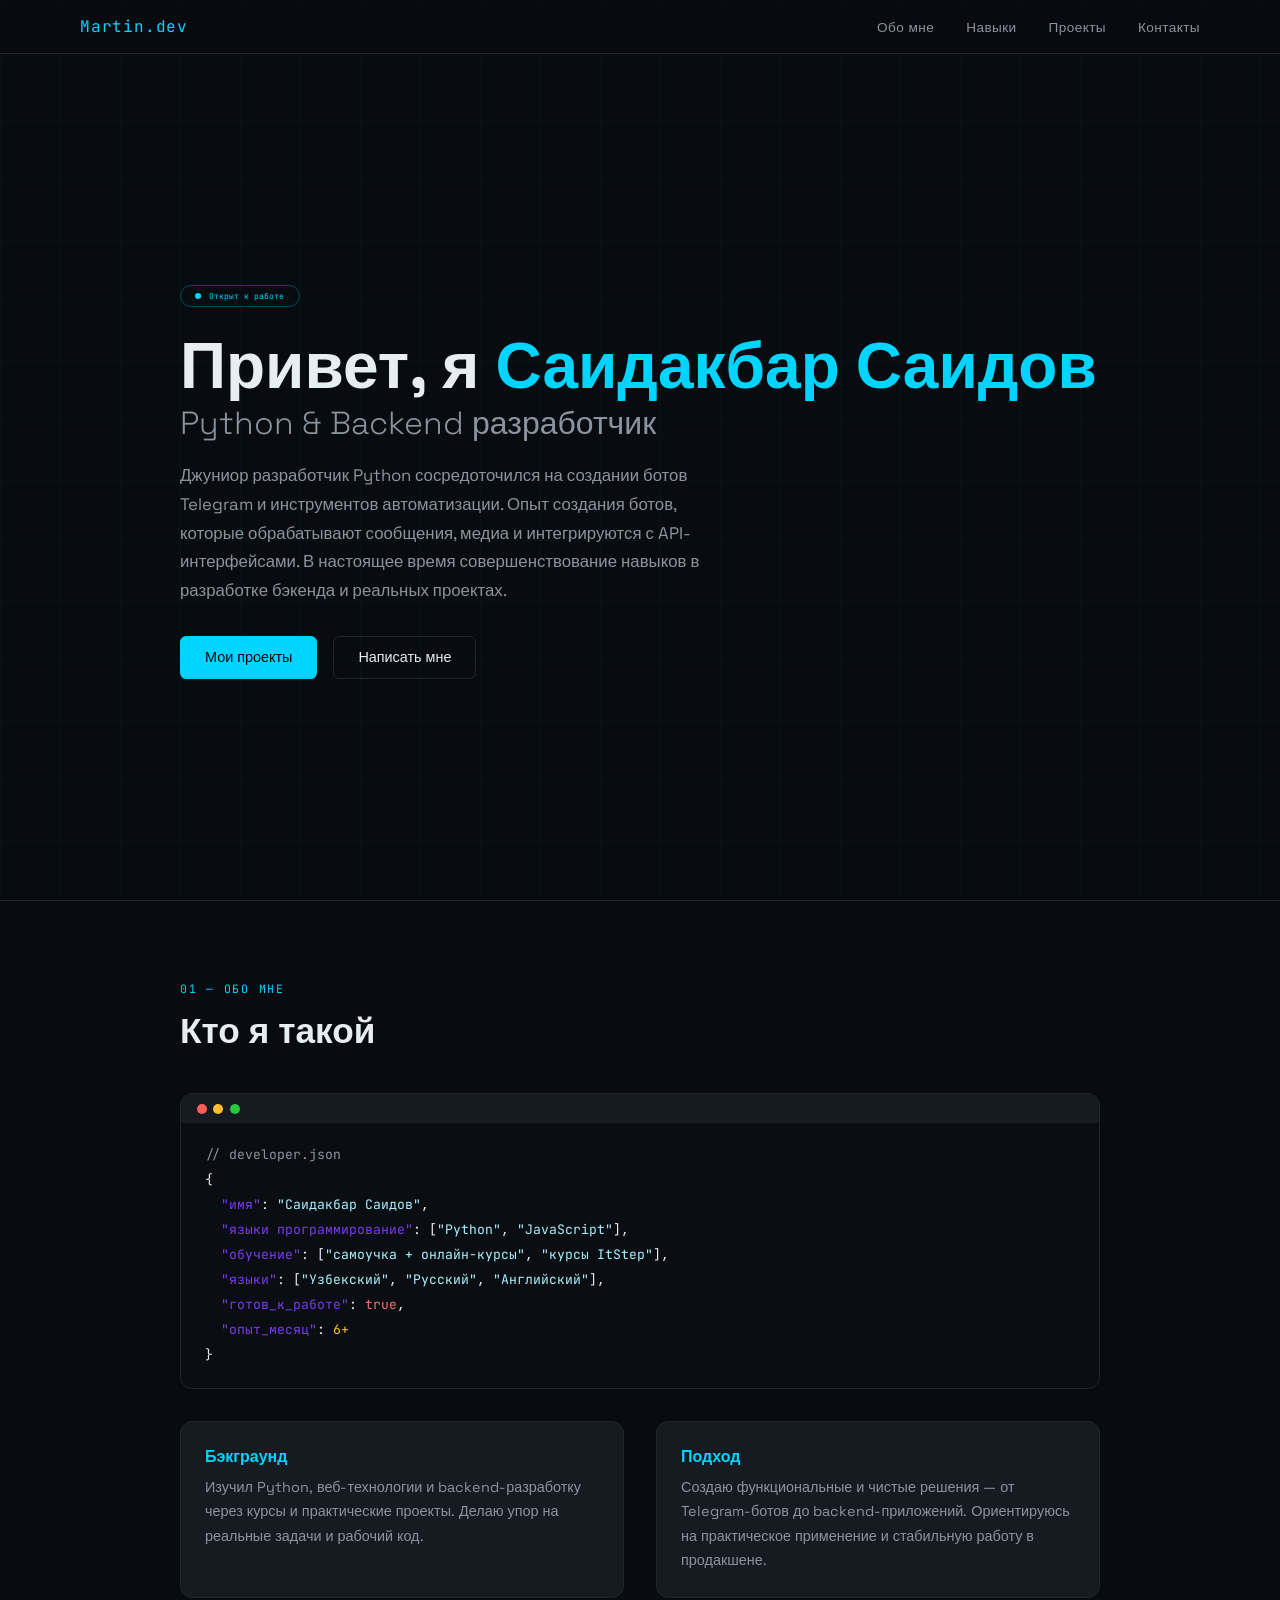
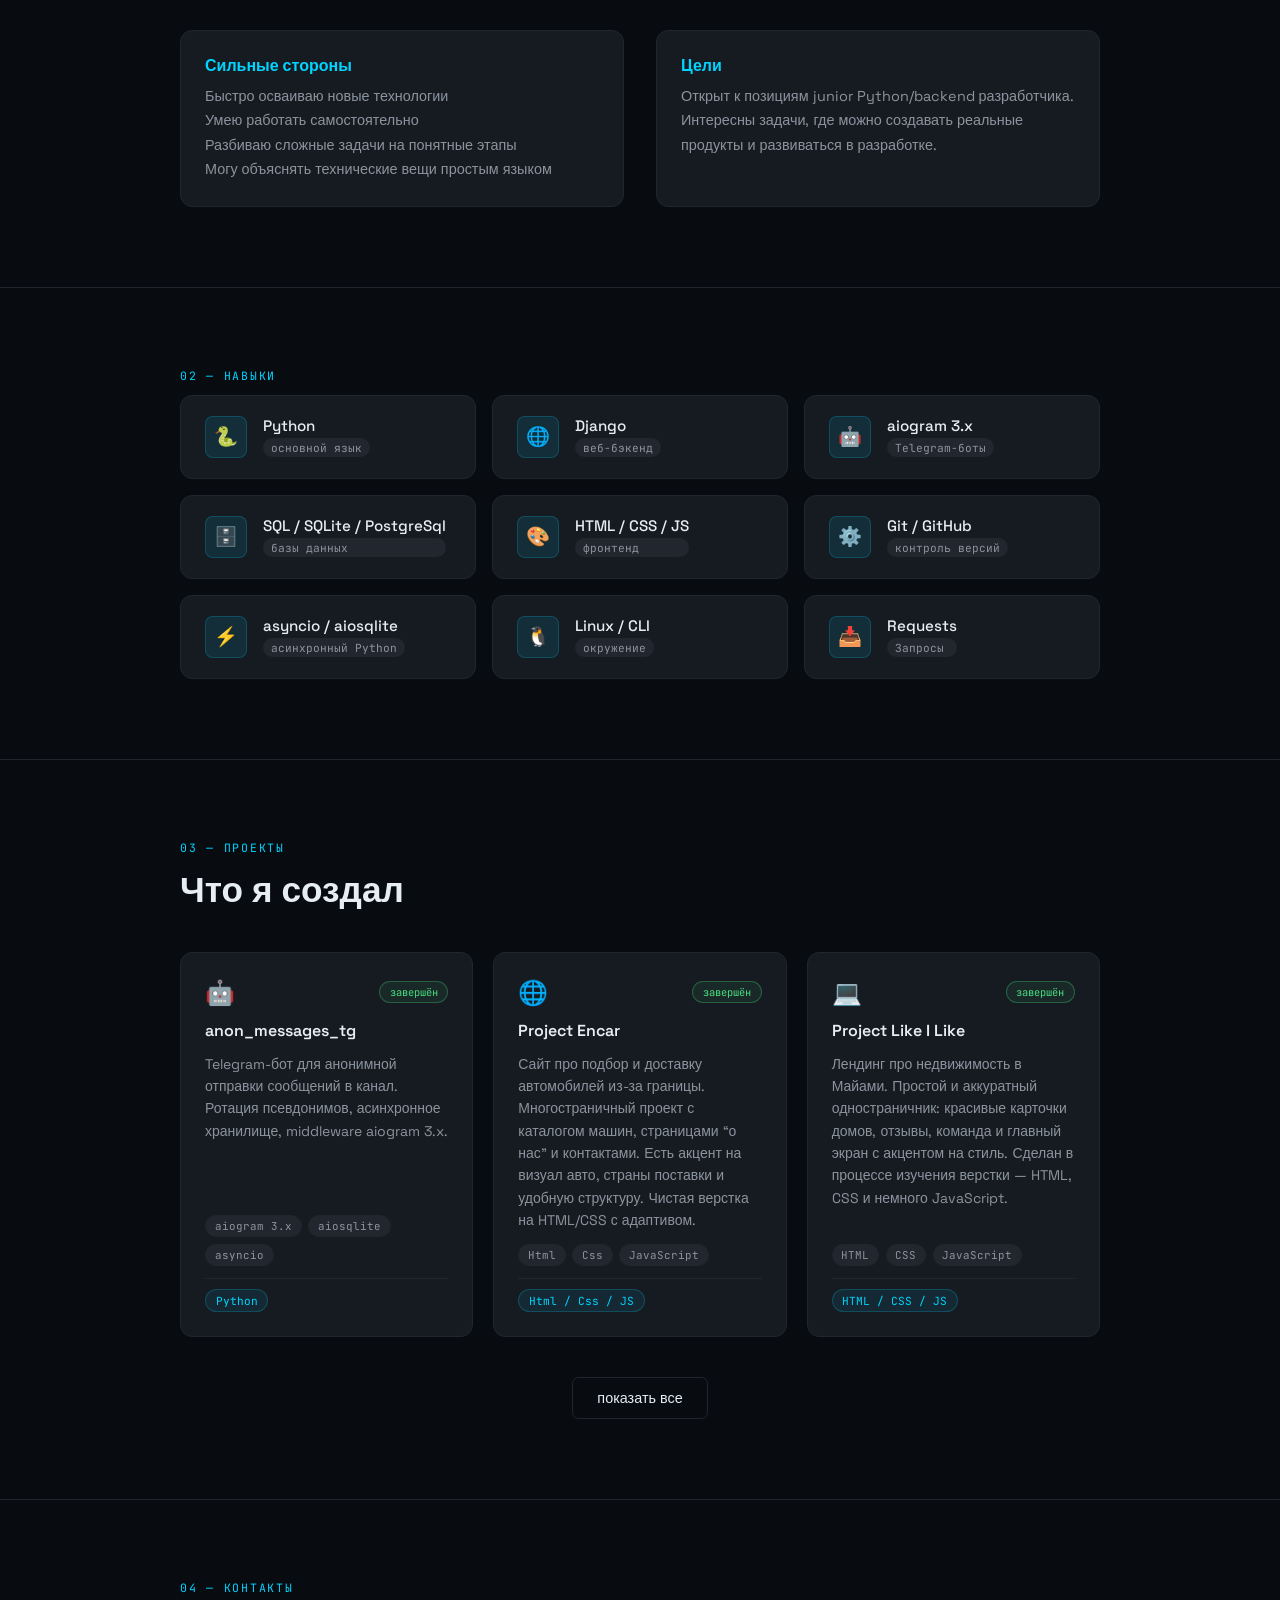
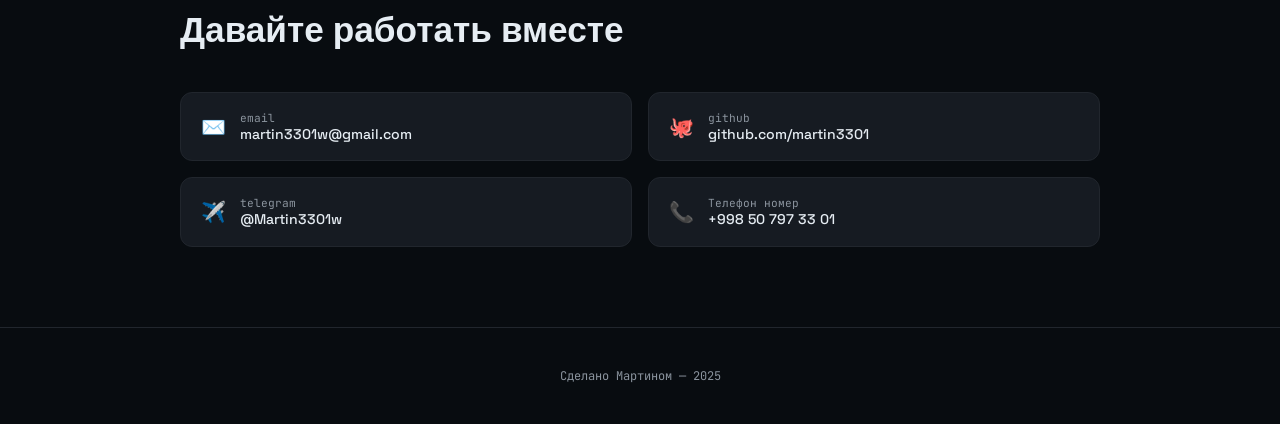
<file: index.html>
<!DOCTYPE html>
<html lang="ru">

<head>
	<meta charset="UTF-8" />
	<meta name="viewport" content="width=device-width, initial-scale=1.0" />
	<title>Martin — Портфолио разработчика</title>
	<link rel="apple-touch-icon" sizes="180x180" href="./icon/apple-touch-icon.png">
	<link rel="icon" type="image/png" sizes="32x32" href="./icon/favicon-32x32.png">
	<link rel="icon" type="image/png" sizes="16x16" href="./icon/favicon-16x16.png">
	<link rel="manifest" href="./icon/site.webmanifest">
	<link
		href="https://fonts.googleapis.com/css2?family=Space+Grotesk:wght@300;400;500;600;700&family=JetBrains+Mono:wght@400;500&display=swap"
		rel="stylesheet" />
	<link rel="stylesheet" href="style.css">
</head>

<body>

	<nav>
		<div class="nav_header">

			<a href="index.html"><span class="nav-logo">Martin.dev</span></a>
			<ul class="nav-links">
				<li><a href="#about">Обо мне</a></li>
				<li><a href="#skills">Навыки</a></li>
				<li><a href="#projects">Проекты</a></li>
				<li><a href="#contact">Контакты</a></li>
			</ul>
			<button class="burger" id="burger" aria-label="Меню">
				<span></span>
				<span></span>
				<span></span>
			</button>
		</div>
	</nav>

	<div class="mobile-menu" id="mobileMenu">
		<ul>
			<li><a href="#about" class="mobile-link">Обо мне</a></li>
			<li><a href="#skills" class="mobile-link">Навыки</a></li>
			<li><a href="#projects" class="mobile-link">Проекты</a></li>
			<li><a href="#contact" class="mobile-link">Контакты</a></li>
		</ul>
	</div>

	<div class="hero">
		<div class="hero-tag">Открыт к работе</div>
		<h1>
			Привет, я <span class="name">Саидакбар Саидов</span>
			<span class="role">Python & Backend разработчик</span>
		</h1>
		<p class="hero-desc">
			Джуниор разработчик Python сосредоточился на создании ботов Telegram и инструментов автоматизации.
			Опыт создания ботов, которые обрабатывают сообщения, медиа и интегрируются с API-интерфейсами.
			В настоящее время совершенствование навыков в разработке бэкенда и реальных проектах.
		</p>
		<div class="hero-btns">
			<a href="#projects" class="btn btn-primary">Мои проекты</a>
			<a href="#contact" class="btn btn-outline">Написать мне</a>
		</div>
	</div>

	<hr class="divider" />

	<div class="section" id="about">
		<div class="section-label">01 — обо мне</div>
		<div class="section-title">Кто я такой</div>
		<div class="terminal">
			<div class="terminal-bar">
				<div class="dot d1"></div>
				<div class="dot d2"></div>
				<div class="dot d3"></div>
			</div>
			<div class="terminal-body">
				<span class="t-comment">// developer.json</span><br />
				{<br />
				&nbsp;&nbsp;<span class="t-key">"имя"</span>: <span class="t-str">"Саидакбар Саидов"</span>,<br />
				&nbsp;&nbsp;<span class="t-key">"языки программирование"</span>: [<span class="t-str">"Python"</span>,
				<span class="t-str">"JavaScript"</span>],<br />
				&nbsp;&nbsp;<span class="t-key">"обучение"</span>: [<span class="t-str">"самоучка +
					онлайн-курсы"</span>, <span class="t-str">"курсы ItStep"</span>],<br />
				&nbsp;&nbsp;<span class="t-key">"языки"</span>: [<span class="t-str">"Узбекский"</span>, <span
					class="t-str">"Русский"</span>, <span class="t-str">"Английский"</span>],<br />
				&nbsp;&nbsp;<span class="t-key">"готов_к_работе"</span>: <span class="t-bool">true</span>,<br />
				&nbsp;&nbsp;<span class="t-key">"опыт_месяц"</span>: <span class="t-num">6+</span><br />
				}
			</div>
		</div>
		<div class="about-grid">
			<div class="about-card">
				<h3>Бэкграунд</h3>
				<p>Изучил Python, веб-технологии и backend-разработку через курсы и практические проекты. Делаю упор на
					реальные
					задачи и рабочий код.</p>
			</div>
			<div class="about-card">
				<h3>Подход</h3>
				<p>Создаю функциональные и чистые решения — от Telegram-ботов до backend-приложений.
					Ориентируюсь на практическое применение и стабильную работу в продакшене.</p>
			</div>
			<div class="about-card">
				<h3>Сильные стороны</h3>
				<p>Быстро осваиваю новые технологии </br>
					Умею работать самостоятельно </br>
					Разбиваю сложные задачи на понятные этапы</br>
					Могу объяснять технические вещи простым языком </p>
			</div>
			<div class="about-card">
				<h3>Цели</h3>
				<p>Открыт к позициям junior Python/backend разработчика.
					Интересны задачи, где можно создавать реальные продукты и развиваться в разработке.</p>
			</div>
		</div>
	</div>

	<hr class="divider" />

	<div class="section" id="skills">
		<div class="section-label">02 — навыки</div>
		<div class="skills-grid">
			<div class="skill-card">
				<div class="skill-icon">🐍</div>
				<div class="skill-info">
					<div class="skill-name">Python</div>
					<div class="skill-tag">основной язык</div>
				</div>
			</div>
			<div class="skill-card">
				<div class="skill-icon">🌐</div>
				<div class="skill-info">
					<div class="skill-name">Django</div>
					<div class="skill-tag">веб-бэкенд</div>
				</div>
			</div>
			<div class="skill-card">
				<div class="skill-icon">🤖</div>
				<div class="skill-info">
					<div class="skill-name">aiogram 3.x</div>
					<div class="skill-tag">Telegram-боты</div>
				</div>
			</div>
			<div class="skill-card">
				<div class="skill-icon">🗄️</div>
				<div class="skill-info">
					<div class="skill-name">SQL / SQLite / PostgreSql</div>
					<div class="skill-tag">базы данных</div>
				</div>
			</div>
			<div class="skill-card">
				<div class="skill-icon">🎨</div>
				<div class="skill-info">
					<div class="skill-name">HTML / CSS / JS</div>
					<div class="skill-tag">фронтенд</div>
				</div>
			</div>
			<div class="skill-card">
				<div class="skill-icon">⚙️</div>
				<div class="skill-info">
					<div class="skill-name">Git / GitHub</div>
					<div class="skill-tag">контроль версий</div>
				</div>
			</div>
			<div class="skill-card">
				<div class="skill-icon">⚡</div>
				<div class="skill-info">
					<div class="skill-name">asyncio / aiosqlite</div>
					<div class="skill-tag">асинхронный Python</div>
				</div>
			</div>
			<div class="skill-card">
				<div class="skill-icon">🐧</div>
				<div class="skill-info">
					<div class="skill-name">Linux / CLI</div>
					<div class="skill-tag">окружение</div>
				</div>
			</div>
			<div class="skill-card">
				<div class="skill-icon">📥</div>
				<div class="skill-info">
					<div class="skill-name">Requests</div>
					<div class="skill-tag">Запросы</div>
				</div>
			</div>
		</div>
	</div>

	<hr class="divider" />

	<div class="section" id="projects">
		<div class="section-label">03 — проекты</div>
		<div class="section-title">Что я создал</div>
		<div class="projects-grid">
			<a href="subprojects/pr_anon_messages.html" class="project-card" data-tags="python telegram">
				<div class="project-header">
					<span class="project-icon">🤖</span>
					<span class="project-status status-done">завершён</span>
				</div>
				<div class="project-name">anon_messages_tg</div>
				<div class="project-desc">Telegram-бот для анонимной отправки сообщений в канал. Ротация псевдонимов,
					асинхронное хранилище, middleware aiogram 3.x.</div>
				<div class="project-tags">
					<span class="tag">aiogram 3.x</span>
					<span class="tag">aiosqlite</span>
					<span class="tag">asyncio</span>
				</div>
				<div class="card-footer">
					<span class="project-lang">Python</span>
					<span class="card-more">Подробнее →</span>
				</div>
			</a>
			<a href="subprojects/pr_encar.html" class="project-card" data-tags="web">
				<div class="project-header">
					<span class="project-icon">🌐</span>
					<span class="project-status status-done">завершён</span>
				</div>
				<div class="project-name">Project Encar</div>
				<div class="project-desc">Сайт про подбор и доставку автомобилей из-за границы.
					Многостраничный проект с каталогом машин, страницами
					“о нас” и контактами. Есть акцент на визуал авто,
					страны поставки и удобную структуру. Чистая верстка
					на HTML/CSS с адаптивом.</div>
				<div class="project-tags">
					<span class="tag">Html</span>
					<span class="tag">Css</span>
					<span class="tag">JavaScript</span>
				</div>
				<div class="card-footer">
					<span class="project-lang">Html / Css / JS</span>
					<span class="card-more">Подробнее →</span>
				</div>
			</a>
			<a href="subprojects/pr_like_i_like.html" class="project-card" data-tags="web">
				<div class="project-header">
					<span class="project-icon">💻</span>
					<span class="project-status status-done">завершён</span>
				</div>
				<div class="project-name">Project Like I Like</div>
				<div class="project-desc">Лендинг про недвижимость в Майами.
					Простой и аккуратный одностраничник: красивые карточки домов, отзывы, команда и главный экран с
					акцентом на стиль. Сделан в процессе изучения верстки — HTML, CSS и немного JavaScript.</div>
				<div class="project-tags">
					<span class="tag">HTML</span>
					<span class="tag">CSS</span>
					<span class="tag">JavaScript</span>
				</div>
				<div class="card-footer">
					<span class="project-lang">HTML / CSS / JS</span>
					<span class="card-more">Подробнее →</span>
				</div>
			</a>
		</div>
		<div class="all_projects"><a href="subprojects/portfolio.html" class="btn btn-outline">показать все</a></div>
	</div>

	<hr class="divider" />

	<div class="section" id="contact">
		<div class="section-label">04 — контакты</div>
		<div class="section-title">Давайте работать вместе</div>
		<div class="contact-grid">
			<a onclick="navigator.clipboard.writeText('martin3301w@gmail.com'); alert('Email скопирован!')"
				class="contact-link">
				<span class="contact-icon">✉️</span>
				<div class="contact-info">
					<div class="c-label">email</div>
					<div class="c-val">martin3301w@gmail.com</div>
				</div>
			</a>
			<a href="https://github.com/martin3301" target="_blank" class="contact-link">
				<span class="contact-icon">🐙</span>
				<div class="contact-info">
					<div class="c-label">github</div>
					<div class="c-val">github.com/martin3301</div>
				</div>
			</a>
			<a href="https://t.me/Martin3301w" target="_blank" class="contact-link">
				<span class="contact-icon">✈️</span>
				<div class="contact-info">
					<div class="c-label">telegram</div>
					<div class="c-val">@Martin3301w</div>
				</div>
			</a>
			<a onclick="navigator.clipboard.writeText('+998507973301'); alert('Номер телефона скопирован!')"
				target="_blank" class="contact-link">
				<span class="contact-icon">📞</span>
				<div class="contact-info">
					<div class="c-label">Телефон номер</div>
					<div class="c-val">+998 50 797 33 01</div>
				</div>
			</a>
		</div>
	</div>

	<footer>
		<span>Сделано Мартином — 2025</span>
	</footer>
	<script src="./main.js"></script>
</body>

</html>
</file>
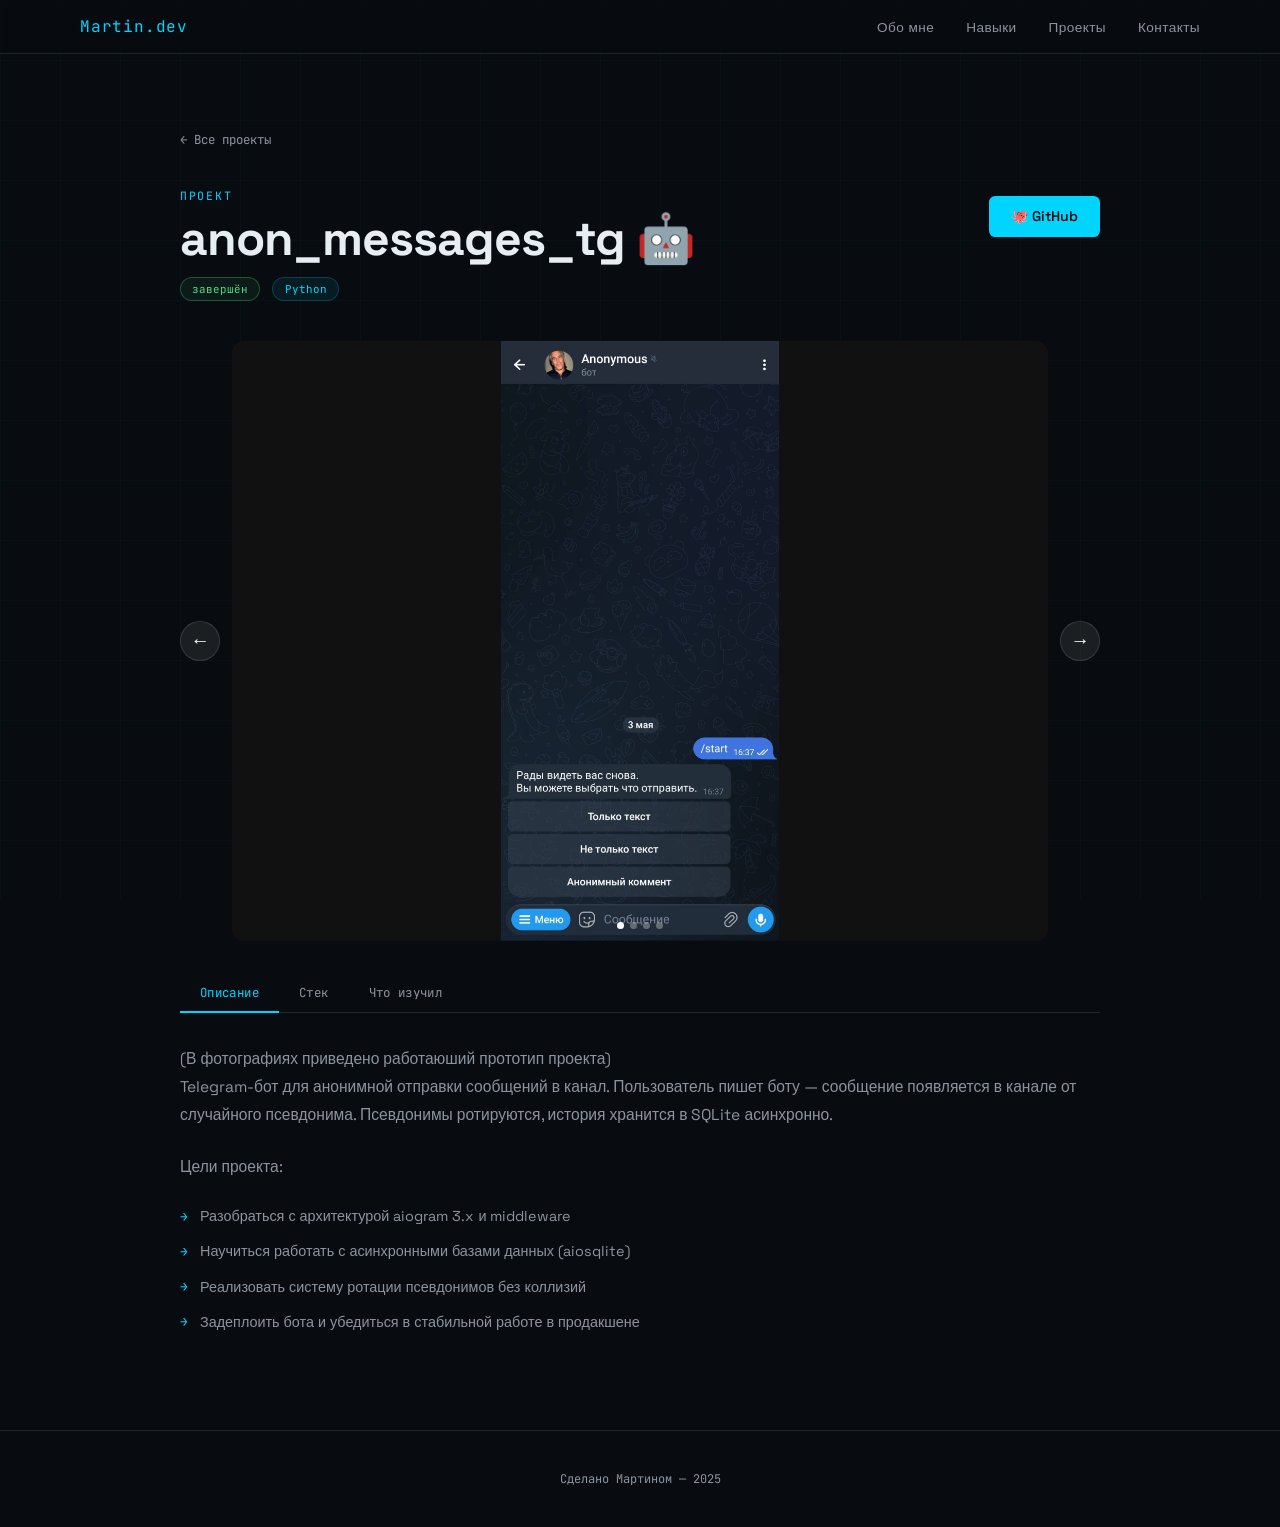
<file: subprojects/pr_anon_messages.html>
<!DOCTYPE html>
<html lang="ru">

<head>
    <meta charset="UTF-8" />
    <meta name="viewport" content="width=device-width, initial-scale=1.0" />
    <title>anon_messages_tg — Martin.dev</title>
    <link rel="apple-touch-icon" sizes="180x180" href="../icon/apple-touch-icon.png">
    <link rel="icon" type="image/png" sizes="32x32" href="../icon/favicon-32x32.png">
    <link rel="icon" type="image/png" sizes="16x16" href="../icon/favicon-16x16.png">
    <link rel="manifest" href="../icon/site.webmanifest">
    <link
        href="https://fonts.googleapis.com/css2?family=Space+Grotesk:wght@300;400;500;600;700&family=JetBrains+Mono:wght@400;500&display=swap"
        rel="stylesheet" />
    <link rel="stylesheet" href="styles/projects.css">
</head>

<body>

    <nav>
        <div class="nav_header">
            <a href="../index.html"><span class="nav-logo">Martin.dev</span></a>
            <ul class="nav-links">
                <li><a href="../#about">Обо мне</a></li>
                <li><a href="../#skills">Навыки</a></li>
                <li><a href="./portfolio.html">Проекты</a></li>
                <li><a href="../#contact">Контакты</a></li>
            </ul>
            <button class="burger" id="burger" aria-label="Меню">
                <span></span>
                <span></span>
                <span></span>
            </button>
        </div>
    </nav>

    <div class="mobile-menu" id="mobileMenu">
        <ul>
            <li><a class="mobile-link" href="../#about">Обо мне</a></li>
            <li><a class="mobile-link" href="../#skills">Навыки</a></li>
            <li><a class="mobile-link" href="./portfolio.html">Проекты</a></li>
            <li><a class="mobile-link" href="../#contact">Контакты</a></li>
        </ul>
    </div>

    <div class="container">

        <a href="portfolio.html" class="back-btn">← Все проекты</a>

        <!-- ── ЗАГОЛОВОК ── -->
        <div class="project-header">
            <div class="project-header-left">
                <div class="project-label">проект</div>
                <h1 class="project-title">anon_messages_tg 🤖</h1>
                <div class="project-meta">
                    <span class="project-status status-done">завершён</span>
                    <span class="project-lang">Python</span>
                </div>
            </div>
            <div class="header-btns">
                <a href="https://github.com/martin3301/anon_messages_tg" target="_blank" class="btn btn-primary">
                    🐙 GitHub
                </a>
                <!-- Если есть live demo — раскомментируй:
            <a href="https://t.me/your_bot" target="_blank" class="btn btn-outline">
                ✈️ Открыть бота
            </a>
            -->
            </div>
        </div>

        <!-- ── СКРИНШОТ ── -->
        <div class="slider-area">
            <button class="slider-btn slider-prev">&#8592;</button>
            <div class="slider-track">
                <div class="slide active">
                    <img src="././imgs/anon1.jpg" alt="anon — скриншот 1" />
                </div>
                <div class="slide">
                    <img src="././imgs/anon2.jpg" alt="anon — скриншот 2" />
                </div>
                <div class="slide">
                    <img src="././imgs/anon3.jpg" alt="anon — скриншот 3" />
                </div>
                <div class="slide">
                    <img src="././imgs/anon4.jpg" alt="anon — скриншот 4" />
                </div>
            </div>
            <button class="slider-btn slider-next">&#8594;</button>
            <div class="slider-dots"></div>
        </div>

        <!-- ── ТАБЫ ── -->
        <div class="tabs">
            <button class="tab-btn active" data-tab="desc">Описание</button>
            <button class="tab-btn" data-tab="stack">Стек</button>
            <button class="tab-btn" data-tab="learnings">Что изучил</button>
        </div>

        <!-- TAB: ОПИСАНИЕ -->
        <div class="tab-content active" id="tab-desc">
            <p class="desc-text">
                (В фотографиях приведено работаюший прототип проекта)
                <br />
                Telegram-бот для анонимной отправки сообщений в канал. Пользователь пишет боту — сообщение появляется
                в канале от случайного псевдонима. Псевдонимы ротируются, история хранится в SQLite асинхронно.
            </p>
            <p class="desc-text" style="margin-bottom:1.5rem;">Цели проекта:</p>
            <ul class="goals-list">
                <li>Разобраться с архитектурой aiogram 3.x и middleware</li>
                <li>Научиться работать с асинхронными базами данных (aiosqlite)</li>
                <li>Реализовать систему ротации псевдонимов без коллизий</li>
                <li>Задеплоить бота и убедиться в стабильной работе в продакшене</li>
            </ul>
        </div>

        <!-- TAB: СТЕК -->
        <div class="tab-content" id="tab-stack">
            <div class="stack-grid">
                <div class="stack-card">
                    <div class="stack-icon">🐍</div>
                    <div>
                        <div class="stack-name">Python 3.11</div>
                        <div class="stack-role">основной язык</div>
                    </div>
                </div>
                <div class="stack-card">
                    <div class="stack-icon">🤖</div>
                    <div>
                        <div class="stack-name">aiogram 3.x</div>
                        <div class="stack-role">Telegram Bot API</div>
                    </div>
                </div>
                <div class="stack-card">
                    <div class="stack-icon">🗄️</div>
                    <div>
                        <div class="stack-name">aiosqlite</div>
                        <div class="stack-role">асинхронная БД</div>
                    </div>
                </div>
                <div class="stack-card">
                    <div class="stack-icon">⚡</div>
                    <div>
                        <div class="stack-name">asyncio</div>
                        <div class="stack-role">асинхронность</div>
                    </div>
                </div>
                <div class="stack-card">
                    <div class="stack-icon">⚙️</div>
                    <div>
                        <div class="stack-name">Git / GitHub</div>
                        <div class="stack-role">контроль версий</div>
                    </div>
                </div>
                <div class="stack-card">
                    <div class="stack-icon">🐧</div>
                    <div>
                        <div class="stack-name">Linux / CLI</div>
                        <div class="stack-role">деплой</div>
                    </div>
                </div>
            </div>
        </div>

        <!-- TAB: ЧТО ИЗУЧИЛ -->
        <div class="tab-content" id="tab-learnings">
            <div class="learning-grid">
                <div class="learning-card">
                    <h4><span class="lc-icon">✅</span> Middleware в aiogram 3.x</h4>
                    <p>Научился перехватывать апдейты до хэндлеров — удобно для логирования и фильтрации пользователей.
                    </p>
                </div>
                <div class="learning-card">
                    <h4><span class="lc-icon">✅</span> Асинхронная работа с БД</h4>
                    <p>Разобрался с aiosqlite: как открывать соединения, делать запросы без блокировки event loop.</p>
                </div>
                <div class="learning-card">
                    <h4><span class="lc-icon">✅</span> Архитектура бота</h4>
                    <p>Разделил проект на роутеры, хэндлеры и сервисный слой — код стал читаемее и проще в поддержке.
                    </p>
                </div>
                <div class="learning-card">
                    <h4><span class="lc-icon">✅</span> Деплой на сервер</h4>
                    <p>Запустил бота на Linux-сервере через systemd, настроил автозапуск и логирование.</p>
                </div>
            </div>
        </div>

    </div>

    <footer>
        <span>Сделано Мартином — 2025</span>
    </footer>

    <script src="js/projects.js"></script>

</body>

</html>
</file>
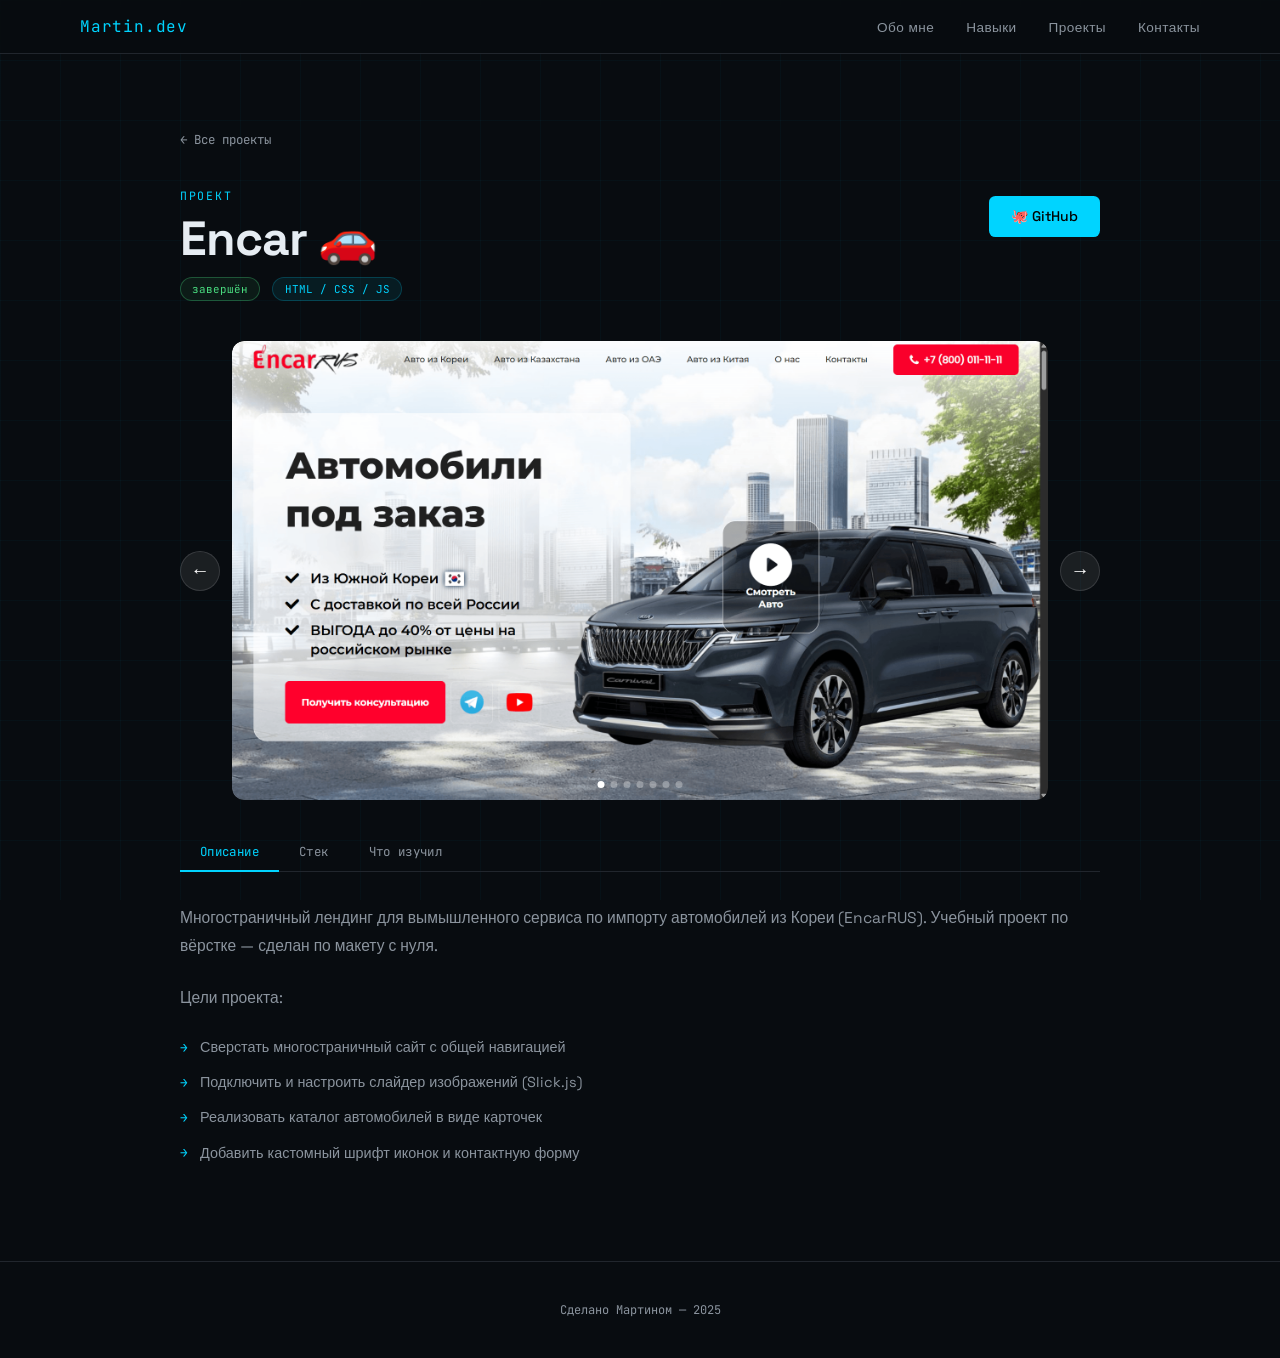
<file: subprojects/pr_encar.html>
<!DOCTYPE html>
<html lang="ru">

<head>
    <meta charset="UTF-8" />
    <meta name="viewport" content="width=device-width, initial-scale=1.0" />
    <title>Encar — Martin.dev</title>
    <link rel="apple-touch-icon" sizes="180x180" href="../icon/apple-touch-icon.png">
    <link rel="icon" type="image/png" sizes="32x32" href="../icon/favicon-32x32.png">
    <link rel="icon" type="image/png" sizes="16x16" href="../icon/favicon-16x16.png">
    <link rel="manifest" href="../icon/site.webmanifest">
    <link
        href="https://fonts.googleapis.com/css2?family=Space+Grotesk:wght@300;400;500;600;700&family=JetBrains+Mono:wght@400;500&display=swap"
        rel="stylesheet" />
    <link rel="stylesheet" href="styles/projects.css">
</head>

<body>

    <nav>
        <div class="nav_header">
            <a href="../index.html"><span class="nav-logo">Martin.dev</span></a>
            <ul class="nav-links">
                <li><a href="../#about">Обо мне</a></li>
                <li><a href="../#skills">Навыки</a></li>
                <li><a href="./portfolio.html">Проекты</a></li>
                <li><a href="../#contact">Контакты</a></li>
            </ul>
            <button class="burger" id="burger" aria-label="Меню">
                <span></span>
                <span></span>
                <span></span>
            </button>
        </div>
    </nav>

    <div class="mobile-menu" id="mobileMenu">
        <ul>
            <li><a class="mobile-link" href="../#about">Обо мне</a></li>
            <li><a class="mobile-link" href="../#skills">Навыки</a></li>
            <li><a class="mobile-link" href="./portfolio.html">Проекты</a></li>
            <li><a class="mobile-link" href="../#contact">Контакты</a></li>
        </ul>
    </div>

    <div class="container">

        <a href="portfolio.html" class="back-btn">← Все проекты</a>

        <!-- ── ЗАГОЛОВОК ── -->
        <div class="project-header">
            <div class="project-header-left">
                <div class="project-label">проект</div>
                <h1 class="project-title">Encar 🚗</h1>
                <div class="project-meta">
                    <span class="project-status status-done">завершён</span>
                    <span class="project-lang">HTML / CSS / JS</span>
                </div>
            </div>
            <div class="header-btns">
                <a href="https://github.com/martin3301/project_encar" target="_blank" class="btn btn-primary">
                    🐙 GitHub
                </a>
            </div>
        </div>

        <!-- ── СКРИНШОТ ── -->
        <div class="slider-area">
            <button class="slider-btn slider-prev">&#8592;</button>
            <div class="slider-track">
                <div class="slide active">
                    <img src="././imgs/encar1.png" alt="encar — скриншот 1" />
                </div>
                <div class="slide">
                    <img src="././imgs/encar2.png" alt="encar — скриншот 2" />
                </div>
                <div class="slide">
                    <img src="././imgs/encar3.png" alt="encar — скриншот 3" />
                </div>
                <div class="slide">
                    <img src="././imgs/encar4.png" alt="encar — скриншот 4" />
                </div>
                <div class="slide">
                    <img src="././imgs/encar5.png" alt="encar — скриншот 5" />
                </div>
                <div class="slide">
                    <img src="././imgs/encar6.png" alt="encar — скриншот 6" />
                </div>
                <div class="slide">
                    <img src="././imgs/encar7.png" alt="encar — скриншот 7" />
                </div>
            </div>
            <button class="slider-btn slider-next">&#8594;</button>
            <div class="slider-dots"></div>
        </div>

        <!-- ── ТАБЫ ── -->
        <div class="tabs">
            <button class="tab-btn active" data-tab="desc">Описание</button>
            <button class="tab-btn" data-tab="stack">Стек</button>
            <button class="tab-btn" data-tab="learnings">Что изучил</button>
        </div>

        <!-- TAB: ОПИСАНИЕ -->
        <div class="tab-content active" id="tab-desc">
            <p class="desc-text">
                Многостраничный лендинг для вымышленного сервиса по импорту автомобилей из Кореи (EncarRUS).
                Учебный проект по вёрстке — сделан по макету с нуля.
            </p>
            <p class="desc-text" style="margin-bottom:1.5rem;">Цели проекта:</p>
            <ul class="goals-list">
                <li>Сверстать многостраничный сайт с общей навигацией</li>
                <li>Подключить и настроить слайдер изображений (Slick.js)</li>
                <li>Реализовать каталог автомобилей в виде карточек</li>
                <li>Добавить кастомный шрифт иконок и контактную форму</li>
            </ul>
        </div>

        <!-- TAB: СТЕК -->
        <div class="tab-content" id="tab-stack">
            <div class="stack-grid">
                <div class="stack-card">
                    <div class="stack-icon">🌐</div>
                    <div>
                        <div class="stack-name">HTML5</div>
                        <div class="stack-role">разметка</div>
                    </div>
                </div>
                <div class="stack-card">
                    <div class="stack-icon">🎨</div>
                    <div>
                        <div class="stack-name">CSS3</div>
                        <div class="stack-role">стилизация</div>
                    </div>
                </div>
                <div class="stack-card">
                    <div class="stack-icon">⚡</div>
                    <div>
                        <div class="stack-name">JavaScript</div>
                        <div class="stack-role">интерактивность</div>
                    </div>
                </div>
                <div class="stack-card">
                    <div class="stack-icon">🔌</div>
                    <div>
                        <div class="stack-name">jQuery</div>
                        <div class="stack-role">DOM-манипуляции</div>
                    </div>
                </div>
                <div class="stack-card">
                    <div class="stack-icon">🎠</div>
                    <div>
                        <div class="stack-name">Slick.js</div>
                        <div class="stack-role">слайдер</div>
                    </div>
                </div>
                <div class="stack-card">
                    <div class="stack-icon">⚙️</div>
                    <div>
                        <div class="stack-name">Git / GitHub</div>
                        <div class="stack-role">контроль версий</div>
                    </div>
                </div>
            </div>
        </div>

        <!-- TAB: ЧТО ИЗУЧИЛ -->
        <div class="tab-content" id="tab-learnings">
            <div class="learning-grid">
                <div class="learning-card">
                    <h4><span class="lc-icon">✅</span> Многостраничная архитектура</h4>
                    <p>Организовал несколько HTML-страниц с общей навигацией: главная, о компании, рынок, контакты.</p>
                </div>
                <div class="learning-card">
                    <h4><span class="lc-icon">✅</span> Слайдер на Slick.js</h4>
                    <p>Впервые подключил стороннюю JS-библиотеку, разобрался с её настройками и адаптацией под макет.
                    </p>
                </div>
                <div class="learning-card">
                    <h4><span class="lc-icon">✅</span> Кастомный шрифт иконок</h4>
                    <p>Подключил icon font через @font-face — практика работы с нестандартными шрифтами и векторными
                        иконками.</p>
                </div>
                <div class="learning-card">
                    <h4><span class="lc-icon">✅</span> Коммерческий лендинг</h4>
                    <p>Отработал структуру реального бизнес-сайта: CTA, каталог, форма обратной связи, страница
                        контактов.</p>
                </div>
            </div>
        </div>

    </div>

    <footer>
        <span>Сделано Мартином — 2025</span>
    </footer>

    <script src="js/projects.js"></script>

</body>

</html>
</file>
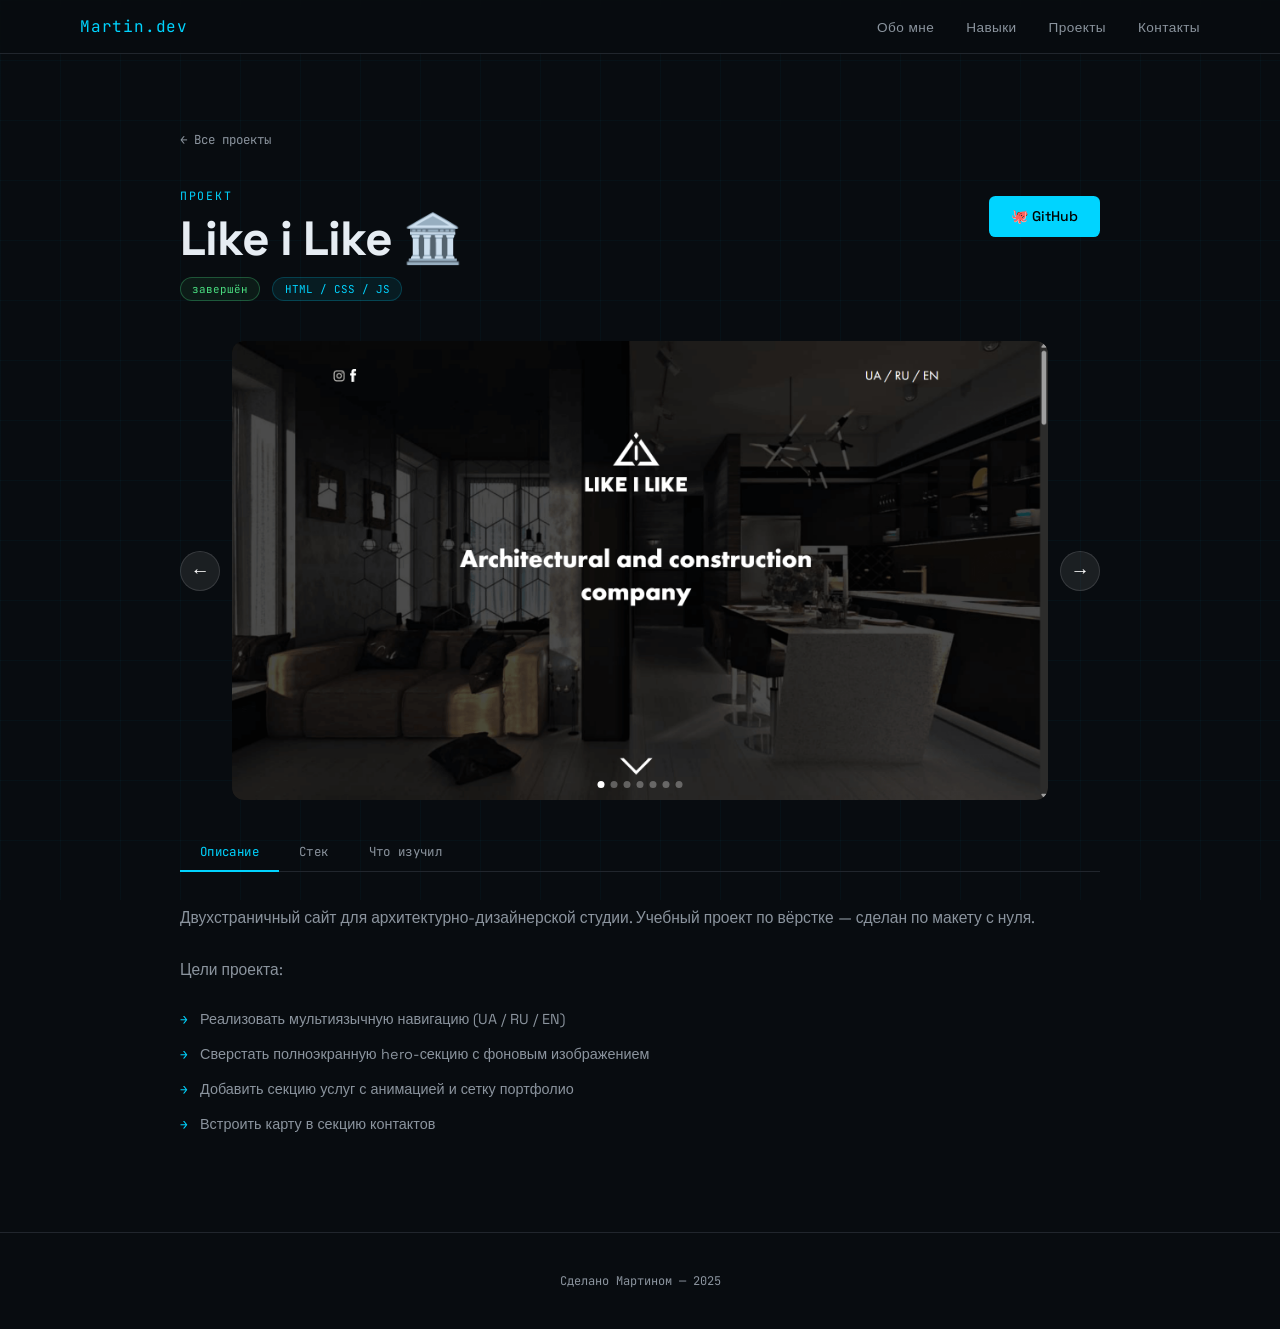
<file: subprojects/pr_like_i_like.html>
<!DOCTYPE html>
<html lang="ru">

<head>
    <meta charset="UTF-8" />
    <meta name="viewport" content="width=device-width, initial-scale=1.0" />
    <title>Like i Like — Martin.dev</title>
    <link rel="apple-touch-icon" sizes="180x180" href="../icon/apple-touch-icon.png">
    <link rel="icon" type="image/png" sizes="32x32" href="../icon/favicon-32x32.png">
    <link rel="icon" type="image/png" sizes="16x16" href="../icon/favicon-16x16.png">
    <link rel="manifest" href="../icon/site.webmanifest">
    <link
        href="https://fonts.googleapis.com/css2?family=Space+Grotesk:wght@300;400;500;600;700&family=JetBrains+Mono:wght@400;500&display=swap"
        rel="stylesheet" />
    <link rel="stylesheet" href="styles/projects.css">
</head>

<body>

    <nav>
        <div class="nav_header">
            <a href="../index.html"><span class="nav-logo">Martin.dev</span></a>
            <ul class="nav-links">
                <li><a href="../#about">Обо мне</a></li>
                <li><a href="../#skills">Навыки</a></li>
                <li><a href="./portfolio.html">Проекты</a></li>
                <li><a href="../#contact">Контакты</a></li>
            </ul>
            <button class="burger" id="burger" aria-label="Меню">
                <span></span>
                <span></span>
                <span></span>
            </button>
        </div>
    </nav>

    <div class="mobile-menu" id="mobileMenu">
        <ul>
            <li><a class="mobile-link" href="../#about">Обо мне</a></li>
            <li><a class="mobile-link" href="../#skills">Навыки</a></li>
            <li><a class="mobile-link" href="./portfolio.html">Проекты</a></li>
            <li><a class="mobile-link" href="../#contact">Контакты</a></li>
        </ul>
    </div>

    <div class="container">

        <a href="portfolio.html" class="back-btn">← Все проекты</a>

        <!-- ── ЗАГОЛОВОК ── -->
        <div class="project-header">
            <div class="project-header-left">
                <div class="project-label">проект</div>
                <h1 class="project-title">Like i Like 🏛️</h1>
                <div class="project-meta">
                    <span class="project-status status-done">завершён</span>
                    <span class="project-lang">HTML / CSS / JS</span>
                </div>
            </div>
            <div class="header-btns">
                <a href="https://github.com/martin3301/project_like_i_like" target="_blank" class="btn btn-primary">
                    🐙 GitHub
                </a>
            </div>
        </div>

        <!-- ── СКРИНШОТ ── -->
        <div class="slider-area">
            <button class="slider-btn slider-prev">&#8592;</button>
            <div class="slider-track">
                <div class="slide active">
                    <img src="././imgs/like_i_like1.png" alt="like_i_like — скриншот 1" />
                </div>
                <div class="slide">
                    <img src="././imgs/like_i_like2.png" alt="like_i_like — скриншот 2" />
                </div>
                <div class="slide">
                    <img src="././imgs/like_i_like3.png" alt="like_i_like — скриншот 3" />
                </div>
                <div class="slide">
                    <img src="././imgs/like_i_like4.png" alt="like_i_like — скриншот 4" />
                </div>
                <div class="slide">
                    <img src="././imgs/like_i_like5.png" alt="like_i_like — скриншот 5" />
                </div>
                <div class="slide">
                    <img src="././imgs/like_i_like6.png" alt="like_i_like — скриншот 6" />
                </div>
                <div class="slide">
                    <img src="././imgs/like_i_like7.png" alt="like_i_like — скриншот 7" />
                </div>
            </div>
            <button class="slider-btn slider-next">&#8594;</button>
            <div class="slider-dots"></div>
        </div>

        <!-- ── ТАБЫ ── -->
        <div class="tabs">
            <button class="tab-btn active" data-tab="desc">Описание</button>
            <button class="tab-btn" data-tab="stack">Стек</button>
            <button class="tab-btn" data-tab="learnings">Что изучил</button>
        </div>

        <!-- TAB: ОПИСАНИЕ -->
        <div class="tab-content active" id="tab-desc">
            <p class="desc-text">
                Двухстраничный сайт для архитектурно-дизайнерской студии.
                Учебный проект по вёрстке — сделан по макету с нуля.
            </p>
            <p class="desc-text" style="margin-bottom:1.5rem;">Цели проекта:</p>
            <ul class="goals-list">
                <li>Реализовать мультиязычную навигацию (UA / RU / EN)</li>
                <li>Сверстать полноэкранную hero-секцию с фоновым изображением</li>
                <li>Добавить секцию услуг с анимацией и сетку портфолио</li>
                <li>Встроить карту в секцию контактов</li>
            </ul>
        </div>

        <!-- TAB: СТЕК -->
        <div class="tab-content" id="tab-stack">
            <div class="stack-grid">
                <div class="stack-card">
                    <div class="stack-icon">🌐</div>
                    <div>
                        <div class="stack-name">HTML5</div>
                        <div class="stack-role">разметка</div>
                    </div>
                </div>
                <div class="stack-card">
                    <div class="stack-icon">🎨</div>
                    <div>
                        <div class="stack-name">CSS3</div>
                        <div class="stack-role">стилизация</div>
                    </div>
                </div>
                <div class="stack-card">
                    <div class="stack-icon">⚡</div>
                    <div>
                        <div class="stack-name">JavaScript</div>
                        <div class="stack-role">интерактивность</div>
                    </div>
                </div>
                <div class="stack-card">
                    <div class="stack-icon">⚙️</div>
                    <div>
                        <div class="stack-name">Git / GitHub</div>
                        <div class="stack-role">контроль версий</div>
                    </div>
                </div>
            </div>
        </div>

        <!-- TAB: ЧТО ИЗУЧИЛ -->
        <div class="tab-content" id="tab-learnings">
            <div class="learning-grid">
                <div class="learning-card">
                    <h4><span class="lc-icon">✅</span> Мультиязычная навигация</h4>
                    <p>Реализовал переключение языков (UA / RU / EN) через JavaScript — без фреймворков, вручную.</p>
                </div>
                <div class="learning-card">
                    <h4><span class="lc-icon">✅</span> Анимации в секции услуг</h4>
                    <p>Добавил CSS и JS анимации при скролле — элементы появляются при попадании в viewport.</p>
                </div>
                <div class="learning-card">
                    <h4><span class="lc-icon">✅</span> Сетка портфолио</h4>
                    <p>Сверстал галерею работ студии на отдельной странице portfolio.html с адаптивной раскладкой.</p>
                </div>
                <div class="learning-card">
                    <h4><span class="lc-icon">✅</span> Встроенная карта</h4>
                    <p>Интегрировал карту через iframe в секцию контактов — практика работы со сторонними
                        embed-сервисами.</p>
                </div>
            </div>
        </div>

    </div>

    <footer>
        <span>Сделано Мартином — 2025</span>
    </footer>

    <script src="js/projects.js"></script>

</body>

</html>
</file>
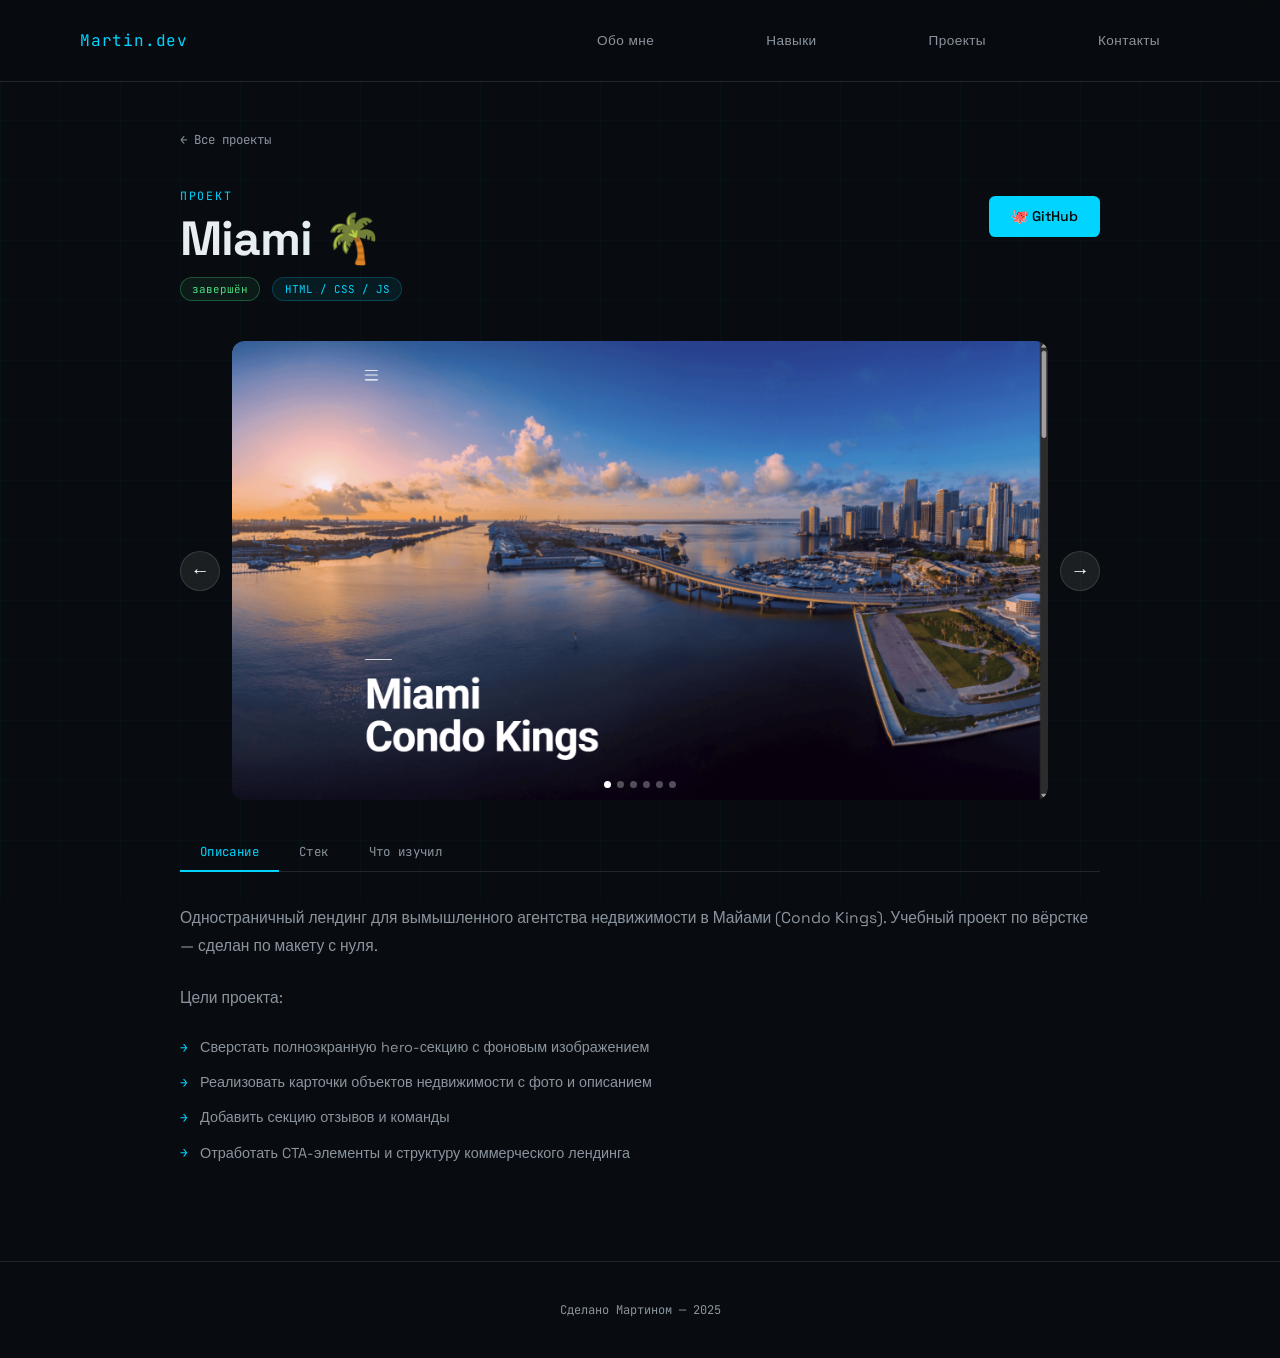
<file: subprojects/pr_miami.html>
<!DOCTYPE html>
<html lang="ru">

<head>
    <meta charset="UTF-8" />
    <meta name="viewport" content="width=device-width, initial-scale=1.0" />
    <title>Miami — Martin.dev</title>
    <link rel="apple-touch-icon" sizes="180x180" href="../icon/apple-touch-icon.png">
    <link rel="icon" type="image/png" sizes="32x32" href="../icon/favicon-32x32.png">
    <link rel="icon" type="image/png" sizes="16x16" href="../icon/favicon-16x16.png">
    <link rel="manifest" href="./icon/site.webmanifest">
    <link
        href="https://fonts.googleapis.com/css2?family=Space+Grotesk:wght@300;400;500;600;700&family=JetBrains+Mono:wght@400;500&display=swap"
        rel="stylesheet" />
    <link rel="stylesheet" href="styles/projects.css">
</head>

<body>

    <nav>
        <div class="nav_header">
            <a href="../index.html"><span class="nav-logo">Martin.dev</span></a>
            <ul class="nav-links">
                <li><a class="mobile-link" href="../#about">Обо мне</a></li>
                <li><a class="mobile-link" href="../#skills">Навыки</a></li>
                <li><a class="mobile-link" href="./portfolio.html">Проекты</a></li>
                <li><a class="mobile-link" href="../#contact">Контакты</a></li>
            </ul>
            <button class="burger" id="burger" aria-label="Меню">
                <span></span>
                <span></span>
                <span></span>
            </button>
        </div>
    </nav>

    <div class="mobile-menu" id="mobileMenu">
        <ul>
            <li><a href="../#about">Обо мне</a></li>
            <li><a href="../#skills">Навыки</a></li>
            <li><a href="./portfolio.html">Проекты</a></li>
            <li><a href="../#contact">Контакты</a></li>
        </ul>
    </div>

    <div class="container">

        <a href="portfolio.html" class="back-btn">← Все проекты</a>

        <!-- ── ЗАГОЛОВОК ── -->
        <div class="project-header">
            <div class="project-header-left">
                <div class="project-label">проект</div>
                <h1 class="project-title">Miami 🌴</h1>
                <div class="project-meta">
                    <span class="project-status status-done">завершён</span>
                    <span class="project-lang">HTML / CSS / JS</span>
                </div>
            </div>
            <div class="header-btns">
                <a href="https://github.com/martin3301/project_miami" target="_blank" class="btn btn-primary">
                    🐙 GitHub
                </a>
            </div>
        </div>

        <!-- ── СКРИНШОТ ── -->
        <div class="slider-area">
            <button class="slider-btn slider-prev">&#8592;</button>
            <div class="slider-track">
                <div class="slide active">
                    <img src="././imgs/miami1.png" alt="miami — скриншот 1" />
                </div>
                <div class="slide">
                    <img src="././imgs/miami2.png" alt="miami — скриншот 2" />
                </div>
                <div class="slide">
                    <img src="././imgs/miami3.png" alt="miami — скриншот 3" />
                </div>
                <div class="slide">
                    <img src="././imgs/miami4.png" alt="miami — скриншот 4" />
                </div>
                <div class="slide">
                    <img src="././imgs/miami5.png" alt="miami — скриншот 5" />
                </div>
                <div class="slide">
                    <img src="././imgs/miami6.png" alt="miami — скриншот 6" />
                </div>
            </div>
            <button class="slider-btn slider-next">&#8594;</button>
            <div class="slider-dots"></div>
        </div>

        <!-- ── ТАБЫ ── -->
        <div class="tabs">
            <button class="tab-btn active" data-tab="desc">Описание</button>
            <button class="tab-btn" data-tab="stack">Стек</button>
            <button class="tab-btn" data-tab="learnings">Что изучил</button>
        </div>

        <!-- TAB: ОПИСАНИЕ -->
        <div class="tab-content active" id="tab-desc">
            <p class="desc-text">
                Одностраничный лендинг для вымышленного агентства недвижимости в Майами (Condo Kings).
                Учебный проект по вёрстке — сделан по макету с нуля.
            </p>
            <p class="desc-text" style="margin-bottom:1.5rem;">Цели проекта:</p>
            <ul class="goals-list">
                <li>Сверстать полноэкранную hero-секцию с фоновым изображением</li>
                <li>Реализовать карточки объектов недвижимости с фото и описанием</li>
                <li>Добавить секцию отзывов и команды</li>
                <li>Отработать CTA-элементы и структуру коммерческого лендинга</li>
            </ul>
        </div>

        <!-- TAB: СТЕК -->
        <div class="tab-content" id="tab-stack">
            <div class="stack-grid">
                <div class="stack-card">
                    <div class="stack-icon">🌐</div>
                    <div>
                        <div class="stack-name">HTML5</div>
                        <div class="stack-role">разметка</div>
                    </div>
                </div>
                <div class="stack-card">
                    <div class="stack-icon">🎨</div>
                    <div>
                        <div class="stack-name">CSS3</div>
                        <div class="stack-role">стилизация</div>
                    </div>
                </div>
                <div class="stack-card">
                    <div class="stack-icon">⚡</div>
                    <div>
                        <div class="stack-name">JavaScript</div>
                        <div class="stack-role">интерактивность</div>
                    </div>
                </div>
                <div class="stack-card">
                    <div class="stack-icon">⚙️</div>
                    <div>
                        <div class="stack-name">Git / GitHub</div>
                        <div class="stack-role">контроль версий</div>
                    </div>
                </div>
            </div>
        </div>

        <!-- TAB: ЧТО ИЗУЧИЛ -->
        <div class="tab-content" id="tab-learnings">
            <div class="learning-grid">
                <div class="learning-card">
                    <h4><span class="lc-icon">✅</span> Hero-секция на весь экран</h4>
                    <p>Научился делать полноэкранные секции с фоновым изображением, overlay и центрированным контентом.
                    </p>
                </div>
                <div class="learning-card">
                    <h4><span class="lc-icon">✅</span> Карточки с фото</h4>
                    <p>Реализовал сетку карточек объектов недвижимости — работа с пропорциями изображений и
                        hover-эффектами.</p>
                </div>
                <div class="learning-card">
                    <h4><span class="lc-icon">✅</span> Секции отзывов и команды</h4>
                    <p>Освоил типовые паттерны коммерческих лендингов: testimonials, team grid, контактная панель.</p>
                </div>
                <div class="learning-card">
                    <h4><span class="lc-icon">✅</span> Структура коммерческого лендинга</h4>
                    <p>Понял логику построения продающей страницы: от hero через доверие к конкретному CTA.</p>
                </div>
            </div>
        </div>

    </div>

    <footer>
        <span>Сделано Мартином — 2025</span>
    </footer>

    <script src="js/projects.js"></script>

</body>

</html>
</file>
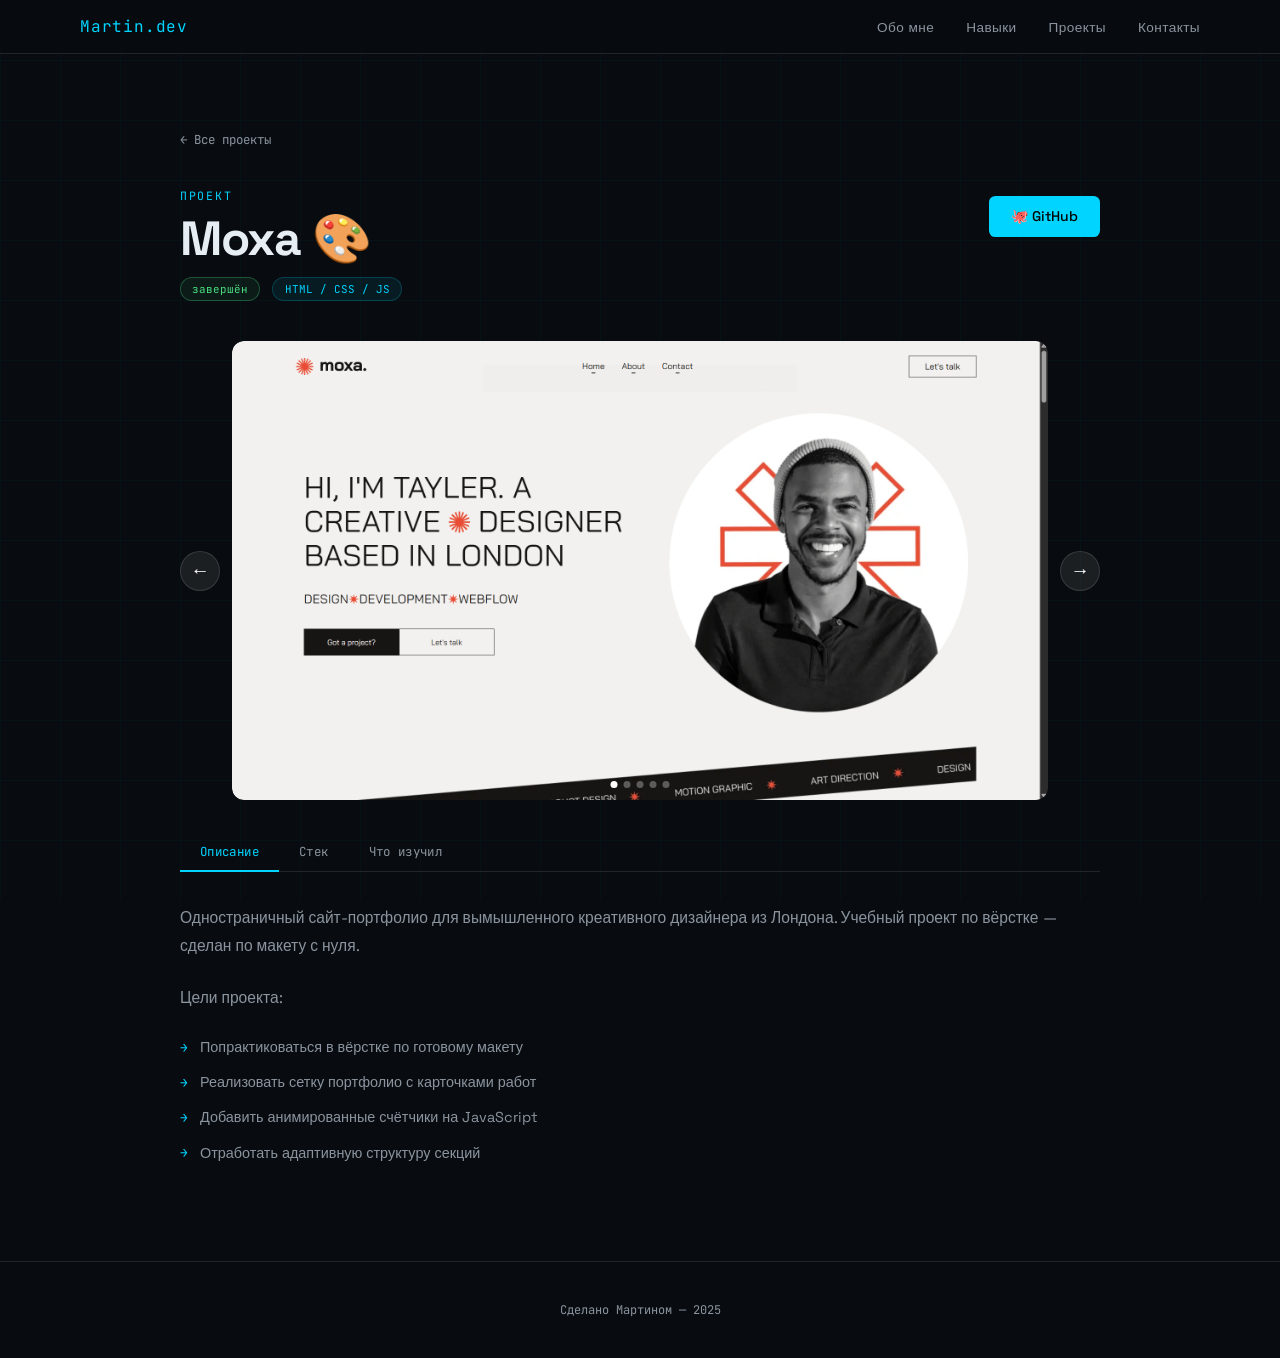
<file: subprojects/pr_moxa.html>
<!DOCTYPE html>
<html lang="ru">

<head>
    <meta charset="UTF-8" />
    <meta name="viewport" content="width=device-width, initial-scale=1.0" />
    <title>Moxa — Martin.dev</title>
    <link rel="apple-touch-icon" sizes="180x180" href="../icon/apple-touch-icon.png">
    <link rel="icon" type="image/png" sizes="32x32" href="../icon/favicon-32x32.png">
    <link rel="icon" type="image/png" sizes="16x16" href="../icon/favicon-16x16.png">
    <link rel="manifest" href="../icon/site.webmanifest">
    <link
        href="https://fonts.googleapis.com/css2?family=Space+Grotesk:wght@300;400;500;600;700&family=JetBrains+Mono:wght@400;500&display=swap"
        rel="stylesheet" />
    <link rel="stylesheet" href="styles/projects.css">
</head>

<body>

    <nav>
        <div class="nav_header">
            <a href="../index.html"><span class="nav-logo">Martin.dev</span></a>
            <ul class="nav-links">
                <li><a href="../#about">Обо мне</a></li>
                <li><a href="../#skills">Навыки</a></li>
                <li><a href="./portfolio.html">Проекты</a></li>
                <li><a href="../#contact">Контакты</a></li>
            </ul>
            <button class="burger" id="burger" aria-label="Меню">
                <span></span>
                <span></span>
                <span></span>
            </button>
        </div>
    </nav>

    <div class="mobile-menu" id="mobileMenu">
        <ul>
            <li><a class="mobile-link" href="../#about">Обо мне</a></li>
            <li><a class="mobile-link" href="../#skills">Навыки</a></li>
            <li><a class="mobile-link" href="./portfolio.html">Проекты</a></li>
            <li><a class="mobile-link" href="../#contact">Контакты</a></li>
        </ul>
    </div>

    <div class="container">

        <a href="portfolio.html" class="back-btn">← Все проекты</a>

        <!-- ── ЗАГОЛОВОК ── -->
        <div class="project-header">
            <div class="project-header-left">
                <div class="project-label">проект</div>
                <h1 class="project-title">Moxa 🎨</h1>
                <div class="project-meta">
                    <span class="project-status status-done">завершён</span>
                    <span class="project-lang">HTML / CSS / JS</span>
                </div>
            </div>
            <div class="header-btns">
                <a href="https://github.com/martin3301/project_moxa" target="_blank" class="btn btn-primary">
                    🐙 GitHub
                </a>
            </div>
        </div>

        <!-- ── СЛАЙДЕР ── -->
        <div class="slider-area">
            <button class="slider-btn slider-prev">&#8592;</button>
            <div class="slider-track">
                <div class="slide active">
                    <img src="././imgs/moxa1.png" alt="Moxa — скриншот 1" />
                </div>
                <div class="slide">
                    <img src="././imgs/moxa2.png" alt="Moxa — скриншот 2" />
                </div>
                <div class="slide">
                    <img src="././imgs/moxa3.png" alt="Moxa — скриншот 3" />
                </div>
                <div class="slide">
                    <img src="././imgs/moxa4.png" alt="Moxa — скриншот 3" />
                </div>
                <div class="slide">
                    <img src="././imgs/moxa5.png" alt="Moxa — скриншот 3" />
                </div>
            </div>
            <button class="slider-btn slider-next">&#8594;</button>
            <div class="slider-dots"></div>
        </div>
        <!-- ── ТАБЫ ── -->
        <div class="tabs">
            <button class="tab-btn active" data-tab="desc">Описание</button>
            <button class="tab-btn" data-tab="stack">Стек</button>
            <button class="tab-btn" data-tab="learnings">Что изучил</button>
        </div>

        <!-- TAB: ОПИСАНИЕ -->
        <div class="tab-content active" id="tab-desc">
            <p class="desc-text">
                Одностраничный сайт-портфолио для вымышленного креативного дизайнера из Лондона.
                Учебный проект по вёрстке — сделан по макету с нуля.
            </p>
            <p class="desc-text" style="margin-bottom:1.5rem;">Цели проекта:</p>
            <ul class="goals-list">
                <li>Попрактиковаться в вёрстке по готовому макету</li>
                <li>Реализовать сетку портфолио с карточками работ</li>
                <li>Добавить анимированные счётчики на JavaScript</li>
                <li>Отработать адаптивную структуру секций</li>
            </ul>
        </div>

        <!-- TAB: СТЕК -->
        <div class="tab-content" id="tab-stack">
            <div class="stack-grid">
                <div class="stack-card">
                    <div class="stack-icon">🌐</div>
                    <div>
                        <div class="stack-name">HTML5</div>
                        <div class="stack-role">разметка</div>
                    </div>
                </div>
                <div class="stack-card">
                    <div class="stack-icon">🎨</div>
                    <div>
                        <div class="stack-name">CSS3</div>
                        <div class="stack-role">стилизация</div>
                    </div>
                </div>
                <div class="stack-card">
                    <div class="stack-icon">⚡</div>
                    <div>
                        <div class="stack-name">JavaScript</div>
                        <div class="stack-role">анимация счётчиков</div>
                    </div>
                </div>
                <div class="stack-card">
                    <div class="stack-icon">⚙️</div>
                    <div>
                        <div class="stack-name">Git / GitHub</div>
                        <div class="stack-role">контроль версий</div>
                    </div>
                </div>
            </div>
        </div>

        <!-- TAB: ЧТО ИЗУЧИЛ -->
        <div class="tab-content" id="tab-learnings">
            <div class="learning-grid">
                <div class="learning-card">
                    <h4><span class="lc-icon">✅</span> Вёрстка по макету</h4>
                    <p>Научился точно переносить дизайн в код — выдерживать отступы, типографику и соотношения блоков.
                    </p>
                </div>
                <div class="learning-card">
                    <h4><span class="lc-icon">✅</span> Сетка портфолио</h4>
                    <p>Реализовал grid-раскладку для карточек работ: арт-дирекция, брендинг, моушн-графика, веб-дизайн.
                    </p>
                </div>
                <div class="learning-card">
                    <h4><span class="lc-icon">✅</span> Анимированные счётчики</h4>
                    <p>Написал JS-анимацию для цифр (опыт, проекты, клиенты) — срабатывает при попадании секции в
                        viewport.</p>
                </div>
                <div class="learning-card">
                    <h4><span class="lc-icon">✅</span> Структура многосекционного сайта</h4>
                    <p>Выстроил логичную архитектуру страницы: герой → навыки → работы → клиенты → статистика.</p>
                </div>
            </div>
        </div>

    </div>

    <footer>
        <span>Сделано Мартином — 2025</span>
    </footer>

    <script src="js/projects.js"></script>

</body>

</html>
</file>
<file: style.css>
*,
*::before,
*::after {
    box-sizing: border-box;
    margin: 0;
    padding: 0
}

:root {
    --bg: #080c10;
    --bg3: #161b22;
    --accent: #00d4ff;
    --accent2: #7c3aed;
    --text: #e6edf3;
    --text2: #8b949e;
    --border: #21262d;
    --font: 'Space Grotesk', sans-serif;
    --mono: 'JetBrains Mono', monospace;
}

html {
    scroll-behavior: smooth
}

body {
    background: var(--bg);
    color: var(--text);
    font-family: var(--font);
    min-height: 100vh;
    overflow-x: hidden;
}

body::before {
    content: '';
    position: fixed;
    inset: 0;
    background-image: linear-gradient(rgba(0, 212, 255, 0.03) 1px, transparent 1px), linear-gradient(90deg, rgba(0, 212, 255, 0.03) 1px, transparent 1px);
    background-size: 60px 60px;
    pointer-events: none;
    z-index: 0;
}

a {
    text-decoration: none;
    cursor: pointer;
}

a:visited {
    color: var(--text);
}

nav {
    position: fixed;
    top: 0;
    left: 0;
    right: 0;
    z-index: 100;
    background: rgba(8, 12, 16, 0.85);
    backdrop-filter: blur(12px);
    border-bottom: 1px solid var(--border);
}

.nav_header {
    display: flex;
    justify-content: space-between;
    max-width: 1200px;
    padding: 1rem 2.5rem;
    margin: 0 auto;

}

.nav-logo {
    font-family: var(--mono);
    font-size: 1rem;
    color: var(--accent);
    letter-spacing: .05em;
    max-width: 1000px;
}

.nav-links {
    display: flex;
    gap: 2rem;
    list-style: none
}

.nav-links a {
    color: var(--text2);
    text-decoration: none;
    font-size: .85rem;
    letter-spacing: .03em;
    transition: color .2s
}

.nav-links a:hover {
    color: var(--accent)
}

.hero {
    min-height: 100vh;
    display: flex;
    flex-direction: column;
    justify-content: center;
    padding: 8rem 2.5rem 4rem;
    max-width: 1000px;
    margin: 0 auto;
    position: relative;
    z-index: 1;
}

@media(max-width: 767px) {
    .hero {
        padding: 6rem 1.5rem 2rem;
    }
}

.hero-tag {
    display: inline-flex;
    align-items: center;
    gap: .5rem;
    font-family: var(--mono);
    font-size: .50rem;
    color: var(--accent);
    border: 1px solid rgba(0, 212, 255, 0.3);
    border-radius: 2rem;
    padding: .3rem .9rem;
    margin-bottom: 1.5rem;
    width: fit-content;
}


.hero-tag::before {
    content: '';
    display: inline-block;
    width: 6px;
    height: 6px;
    border-radius: 50%;
    background: var(--accent);
    animation: pulse 2s infinite
}

@keyframes pulse {

    0%,
    100% {
        opacity: 1
    }

    50% {
        opacity: .3
    }
}

h1 {
    font-size: clamp(2rem, 6vw, 4rem);
    font-weight: 700;
    line-height: 1.1;
    margin-bottom: 1.25rem
}

h1 .name {
    color: var(--accent)
}

h1 .role {
    display: block;
    color: var(--text2);
    font-weight: 300;
    font-size: clamp(1.1rem, 3vw, 2rem);
    margin-top: .3rem
}

@media(max-width: 381px) {
    h1 {
        font-size: 1.59rem;
        font-weight: 700;
        margin-bottom: 1rem
    }

    h1 .role {
        font-size: 1rem;
    }
}

.hero-desc {
    font-size: 1.05rem;
    color: var(--text2);
    line-height: 1.7;
    max-width: 540px;
    margin-bottom: 2rem
}

@media(max-width: 469px) {
    .hero-desc {
        font-size: 0.85rem;
    }
}

.hero-btns {
    display: flex;
    gap: 1rem;
    flex-wrap: wrap
}

.btn {
    display: inline-flex;
    align-items: center;
    gap: .5rem;
    padding: .7rem 1.5rem;
    border-radius: .4rem;
    font-family: var(--font);
    font-size: .9rem;
    font-weight: 500;
    text-decoration: none;
    cursor: pointer;
    transition: all .2s;
    border: 1px solid transparent;
}

.btn-primary {
    background: var(--accent);
    color: #000
}

.btn-primary:hover {
    background: #00b8d9;
    transform: translateY(-1px)
}

.btn-outline {
    background: transparent;
    color: var(--text);
    border-color: var(--border)
}

.btn-outline:hover {
    border-color: var(--accent);
    color: var(--accent);
    transform: translateY(-1px)
}

.section {
    padding: 5rem 2.5rem;
    max-width: 1000px;
    margin: 0 auto;
    position: relative;
    z-index: 1
}

@media(max-width: 767px) {
    .section {
        padding: 2rem 1.5rem;
    }
}

.section-label {
    font-family: var(--mono);
    font-size: .72rem;
    color: var(--accent);
    letter-spacing: .15em;
    text-transform: uppercase;
    margin-bottom: .75rem
}

.section-title {
    font-size: clamp(1.6rem, 3vw, 2.2rem);
    font-weight: 600;
    margin-bottom: 2.5rem
}

.about-grid {
    display: grid;
    grid-template-columns: 1fr 1fr;
    gap: 2rem
}

@media(max-width:620px) {
    .about-grid {
        grid-template-columns: 1fr;
        gap: 0.8rem;
    }

    .nav-links {
        gap: 1rem
    }
}

.about-card {
    background: var(--bg3);
    border: 1px solid var(--border);
    border-radius: .75rem;
    padding: 1.5rem
}

.about-card h3 {
    font-size: 1rem;
    font-weight: 600;
    margin-bottom: .5rem;
    color: var(--accent)
}

.about-card p {
    font-size: .9rem;
    color: var(--text2);
    line-height: 1.7
}

.skills-grid {
    display: grid;
    grid-template-columns: repeat(auto-fill, minmax(220px, 1fr));
    gap: 1rem
}

@media(max-width: 767px) {
    .skills-grid {
        gap: 0.5rem;
    }
}

.skill-card {
    background: var(--bg3);
    border: 1px solid var(--border);
    border-radius: .75rem;
    padding: 1.25rem 1.5rem;
    display: flex;
    align-items: center;
    gap: 1rem;
    transition: all .25s;
    cursor: default;
}

.skill-card:hover {
    border-color: var(--accent);
    transform: translateY(-2px);
    background: rgba(0, 212, 255, 0.04)
}

.skill-icon {
    width: 42px;
    height: 42px;
    border-radius: .5rem;
    background: rgba(0, 212, 255, 0.1);
    border: 1px solid rgba(0, 212, 255, 0.2);
    display: flex;
    align-items: center;
    justify-content: center;
    font-size: 1.2rem;
    flex-shrink: 0;
}

.skill-info .skill-name {
    font-size: .95rem;
    font-weight: 500;
    margin-bottom: .2rem
}

.skill-info .skill-tag {
    font-family: var(--mono);
    font-size: .7rem;
    color: var(--text2);
    background: rgba(139, 148, 158, 0.1);
    padding: .15rem .5rem;
    border-radius: 1rem
}

.projects-grid {
    display: grid;
    grid-template-columns: repeat(auto-fill, minmax(280px, 1fr));
    gap: 1.25rem
}

@media(max-width: 767px) {
    .projects-grid {
        gap: 0.5rem;
    }
}

.projects-section {
    padding: 0 2.5rem 6rem;
    max-width: 1000px;
    margin: 0 auto;
    position: relative;
    z-index: 1;
}

@media(max-width: 767px) {
    .projects-section {
        padding: 0 1.5rem 6rem;
    }
}


.projects-grid {
    display: grid;
    grid-template-columns: repeat(auto-fill, minmax(280px, 1fr));
    gap: 1.25rem;
}

.project-card {
    background: var(--bg3);
    border: 1px solid var(--border);
    border-radius: .75rem;
    padding: 1.5rem;
    display: flex;
    flex-direction: column;
    gap: .75rem;
    transition: all .25s;
    color: var(--text);
}

.project-card:hover {
    border-color: rgba(0, 212, 255, 0.4);
    transform: translateY(-3px);
}

.project-header {
    display: flex;
    align-items: center;
    justify-content: space-between;
}

.project-icon {
    font-size: 1.5rem;
}

.project-lang {
    font-family: var(--mono);
    font-size: .7rem;
    color: var(--accent);
    background: rgba(0, 212, 255, 0.08);
    padding: .2rem .6rem;
    border-radius: 1rem;
    border: 1px solid rgba(0, 212, 255, 0.2);
}

.project-name {
    font-size: 1rem;
    font-weight: 600;
}

.project-desc {
    font-size: .875rem;
    color: var(--text2);
    line-height: 1.6;
    flex: 1;
}

.project-tags {
    display: flex;
    gap: .4rem;
    flex-wrap: wrap;
}

.tag {
    font-family: var(--mono);
    font-size: .68rem;
    padding: .2rem .55rem;
    border-radius: 1rem;
    background: rgba(139, 148, 158, 0.1);
    color: var(--text2);
    border: 1px solid var(--border);
}

.project-status {
    font-family: var(--mono);
    font-size: .65rem;
    padding: .2rem .6rem;
    border-radius: 1rem;
    border: 1px solid;
}

.status-done {
    color: #4ade80;
    border-color: rgba(74, 222, 128, .3);
    background: rgba(74, 222, 128, .07);
}

.status-wip {
    color: #facc15;
    border-color: rgba(250, 204, 21, .3);
    background: rgba(250, 204, 21, .07);
}

.status-idea {
    color: var(--text2);
    border-color: var(--border);
    background: transparent;
}

.card-footer {
    padding-top: .65rem;
    border-top: 1px solid var(--border);
    display: flex;
    align-items: center;
    justify-content: space-between;
}

.card-more {
    font-size: .78rem;
    color: var(--accent);
    opacity: 0;
    transform: translateX(-6px);
    transition: opacity .2s, transform .2s;
}

.project-card:hover .card-more {
    opacity: 1;
    transform: translateX(0);
}

.project-card[data-hidden="true"] {
    display: none;
}

.tag {
    font-family: var(--mono);
    font-size: .68rem;
    padding: .2rem .55rem;
    border-radius: 1rem;
    background: rgba(139, 148, 158, 0.1);
    color: var(--text2);
    border: 1px solid var(--border)
}

.terminal {
    background: #0a0e13;
    border: 1px solid var(--border);
    border-radius: .75rem;
    overflow: hidden;
    margin-bottom: 2rem
}

.terminal-bar {
    background: #161b22;
    padding: .6rem 1rem;
    display: flex;
    align-items: center;
    gap: .4rem
}

.dot {
    width: 10px;
    height: 10px;
    border-radius: 50%
}

.d1 {
    background: #ff5f57
}

.d2 {
    background: #febc2e
}

.d3 {
    background: #28c840
}

.terminal-body {
    padding: 1.25rem 1.5rem;
    font-family: var(--mono);
    font-size: .82rem;
    line-height: 1.9
}

.t-key {
    color: #7c3aed
}

.t-str {
    color: #a5f3fc
}

.t-num {
    color: #fbbf24
}

.t-bool {
    color: #f87171
}

.t-comment {
    color: var(--text2)
}

.contact-grid {
    display: grid;
    grid-template-columns: repeat(auto-fill, minmax(33%, 1fr));
    gap: 1rem
}

.contact-link {
    display: flex;
    align-items: center;
    gap: .85rem;
    background: var(--bg3);
    border: 1px solid var(--border);
    border-radius: .75rem;
    padding: 1.1rem 1.25rem;
    text-decoration: none;
    color: var(--text);
    transition: all .2s;
}

@media(max-width: 630px) {
    .contact-grid {
        display: grid;
        grid-template-columns: repeat(auto-fill, minmax(50%, 1fr));
        gap: 1rem
    }

    .contact-link {
        padding: 0.7rem 0.8rem;
    }
}

.contact-link:hover {
    border-color: var(--accent);
    color: var(--accent)
}

.contact-icon {
    font-size: 1.25rem
}

.contact-info .c-label {
    font-size: .7rem;
    color: var(--text2);
    font-family: var(--mono)
}

.contact-info .c-val {
    font-size: .88rem;
    font-weight: 500
}

footer {
    text-align: center;
    padding: 2.5rem;
    font-family: var(--mono);
    font-size: .75rem;
    color: var(--text2);
    border-top: 1px solid var(--border);
    position: relative;
    z-index: 1
}

@media(max-width: 767px) {
    footer {
        padding: 2.5rem 1.5rem;
    }
}

.divider {
    border: none;
    border-top: 1px solid var(--border);
    margin: 0;
    position: relative;
    z-index: 1
}

@keyframes fadeUp {
    from {
        opacity: 0;
        transform: translateY(20px)
    }

    to {
        opacity: 1;
        transform: translateY(0)
    }
}

.hero>* {
    animation: fadeUp .6s ease both
}

.hero>*:nth-child(1) {
    animation-delay: .1s
}

.hero>*:nth-child(2) {
    animation-delay: .2s
}

.hero>*:nth-child(3) {
    animation-delay: .3s
}

.hero>*:nth-child(4) {
    animation-delay: .4s
}

.all_projects {
    width: 100%;
    display: flex;
    justify-content: center;
    align-items: center;
    margin: 2.5rem 0px 0px 0px;
}

/* Burger button */
.burger {
    display: none;
    flex-direction: column;
    justify-content: center;
    gap: 5px;
    background: none;
    border: none;
    cursor: pointer;
    padding: 4px;
    z-index: 200;
}

.burger span {
    display: block;
    width: 22px;
    height: 2px;
    background: var(--text);
    border-radius: 2px;
    transition: all 0.3s ease;
    transform-origin: center;
}

.burger.open span:nth-child(1) {
    transform: translateY(7px) rotate(45deg);
}

.burger.open span:nth-child(2) {
    opacity: 0;
    transform: scaleX(0);
}

.burger.open span:nth-child(3) {
    transform: translateY(-7px) rotate(-45deg);
}

/* Mobile menu */
.mobile-menu {
    display: none;
    position: fixed;
    top: 57px;
    left: 0;
    right: 0;
    background: rgba(8, 12, 16, 0.97);
    backdrop-filter: blur(16px);
    border-bottom: 1px solid var(--border);
    z-index: 99;
    transform: translateY(-10px);
    opacity: 0;
    pointer-events: none;
    transition: opacity 0.25s ease, transform 0.25s ease;
}

.mobile-menu.open {
    opacity: 1;
    transform: translateY(0);
    pointer-events: all;
}

.mobile-menu ul {
    list-style: none;
    padding: 1rem 0;
}

.mobile-menu ul li {
    border-bottom: 1px solid var(--border);
}

.mobile-menu ul li:last-child {
    border-bottom: none;
}

.mobile-link {
    display: block;
    padding: 1rem 2.5rem;
    color: var(--text2);
    font-size: 0.95rem;
    letter-spacing: 0.03em;
    transition: color 0.2s, background 0.2s;
}

.mobile-link:hover {
    color: var(--accent);
    background: rgba(0, 212, 255, 0.04);
}

@media (max-width: 767px) {
    .nav-links {
        display: none;
    }

    .burger {
        display: flex;
    }

    .mobile-menu {
        display: block;
    }
}
</file>
<file: subprojects/styles/projects.css>
*,
*::before,
*::after {
    box-sizing: border-box;
    margin: 0;
    padding: 0
}

:root {
    --bg: #080c10;
    --bg3: #161b22;
    --accent: #00d4ff;
    --accent2: #7c3aed;
    --text: #e6edf3;
    --text2: #8b949e;
    --border: #21262d;
    --font: 'Space Grotesk', sans-serif;
    --mono: 'JetBrains Mono', monospace;
}

html {
    scroll-behavior: smooth
}

body {
    background: var(--bg);
    color: var(--text);
    font-family: var(--font);
    min-height: 100vh;
    overflow-x: hidden;
}

body::before {
    content: '';
    position: fixed;
    inset: 0;
    background-image: linear-gradient(rgba(0, 212, 255, 0.03) 1px, transparent 1px), linear-gradient(90deg, rgba(0, 212, 255, 0.03) 1px, transparent 1px);
    background-size: 60px 60px;
    pointer-events: none;
    z-index: 0;
}

a {
    text-decoration: none;
    cursor: pointer;
}

a:visited {
    color: var(--text);
}

/* NAV */
nav {
    position: fixed;
    top: 0;
    left: 0;
    right: 0;
    z-index: 100;
    background: rgba(8, 12, 16, 0.85);
    backdrop-filter: blur(12px);
    border-bottom: 1px solid var(--border);
}

.nav_header {
    display: flex;
    justify-content: space-between;
    align-items: center;
    max-width: 1200px;
    padding: 1rem 2.5rem;
    margin: 0 auto;
}

.nav-logo {
    font-family: var(--mono);
    font-size: 1rem;
    color: var(--accent);
    letter-spacing: .05em;
}

.nav-links {
    display: flex;
    gap: 2rem;
    list-style: none
}

.nav-links a {
    color: var(--text2);
    font-size: .85rem;
    letter-spacing: .03em;
    transition: color .2s
}

.nav-links a:hover {
    color: var(--accent)
}

/* LAYOUT */
.container {
    max-width: 1000px;
    margin: 0 auto;
    padding: 8rem 2.5rem 6rem;
    position: relative;
    z-index: 1;
}

/* BACK */
.back-btn {
    display: inline-flex;
    align-items: center;
    gap: .4rem;
    font-family: var(--mono);
    font-size: .78rem;
    color: var(--text2);
    margin-bottom: 2.5rem;
    transition: color .2s;
}

.back-btn:hover {
    color: var(--accent);
}

/* HEADER */
.project-header {
    display: flex;
    align-items: flex-start;
    justify-content: space-between;
    gap: 2rem;
    flex-wrap: wrap;
    margin-bottom: 2.5rem;
}

.project-label {
    font-family: var(--mono);
    font-size: .72rem;
    color: var(--accent);
    letter-spacing: .15em;
    text-transform: uppercase;
    margin-bottom: .6rem;
}

.project-title {
    font-size: clamp(1.8rem, 4vw, 3rem);
    font-weight: 700;
    letter-spacing: -.02em;
    line-height: 1.1;
    margin-bottom: .75rem;
}

.project-meta {
    display: flex;
    align-items: center;
    gap: .75rem;
    flex-wrap: wrap;
}

.project-status {
    font-family: var(--mono);
    font-size: .68rem;
    padding: .25rem .7rem;
    border-radius: 1rem;
    border: 1px solid;
}

.status-done {
    color: #4ade80;
    border-color: rgba(74, 222, 128, .3);
    background: rgba(74, 222, 128, .07);
}

.status-wip {
    color: #facc15;
    border-color: rgba(250, 204, 21, .3);
    background: rgba(250, 204, 21, .07);
}

.project-lang {
    font-family: var(--mono);
    font-size: .68rem;
    color: var(--accent);
    background: rgba(0, 212, 255, 0.08);
    padding: .25rem .7rem;
    border-radius: 1rem;
    border: 1px solid rgba(0, 212, 255, 0.2);
}

/* BUTTONS */
.header-btns {
    display: flex;
    gap: .75rem;
    flex-wrap: wrap;
    align-items: flex-start;
    padding-top: .5rem;
}

.btn {
    display: inline-flex;
    align-items: center;
    gap: .5rem;
    padding: .65rem 1.3rem;
    border-radius: .4rem;
    font-family: var(--font);
    font-size: .875rem;
    font-weight: 500;
    transition: all .2s;
    border: 1px solid transparent;
    white-space: nowrap;
}

.btn-primary {
    background: var(--accent);
    color: #000;
}

.btn-primary:hover {
    background: #00b8d9;
    transform: translateY(-1px);
}

.btn-outline {
    background: transparent;
    color: var(--text);
    border-color: var(--border);
}

.btn-outline:hover {
    border-color: var(--accent);
    color: var(--accent);
    transform: translateY(-1px);
}

/* DIVIDER */
.divider {
    border: none;
    border-top: 1px solid var(--border);
    margin: 2.5rem 0;
}

/* SCREENSHOT AREA */
.screenshot-area {
    background: var(--bg3);
    border: 1px solid var(--border);
    border-radius: .75rem;
    overflow: hidden;
    margin-bottom: 2.5rem;
    min-height: 260px;
    display: flex;
    align-items: center;
    justify-content: center;
    position: relative;
}

.screenshot-area img {
    width: 100%;
    height: 100%;
    object-fit: cover;
    display: block;
}

.screenshot-placeholder {
    display: flex;
    flex-direction: column;
    align-items: center;
    gap: .75rem;
    color: var(--text2);
    padding: 3rem;
    text-align: center;
}

.screenshot-placeholder .ph-icon {
    font-size: 2.5rem;
    opacity: .4;
}

.screenshot-placeholder p {
    font-size: .875rem;
    font-family: var(--mono);
    opacity: .5;
}

/* TABS */
.tabs {
    display: flex;
    gap: 0;
    border-bottom: 1px solid var(--border);
    margin-bottom: 2rem;
}

.tab-btn {
    font-family: var(--mono);
    font-size: .78rem;
    color: var(--text2);
    padding: .65rem 1.25rem;
    background: transparent;
    border: none;
    cursor: pointer;
    border-bottom: 2px solid transparent;
    transition: all .2s;
    letter-spacing: .03em;
    margin-bottom: -1px;
}

.tab-btn:hover {
    color: var(--text);
}

.tab-btn.active {
    color: var(--accent);
    border-bottom-color: var(--accent);
}

.tab-content {
    display: none;
}

.tab-content.active {
    display: block;
}

/* DESCRIPTION */
.desc-text {
    font-size: .975rem;
    color: var(--text2);
    line-height: 1.8;
    margin-bottom: 1.5rem;
}

.goals-list {
    list-style: none;
    display: flex;
    flex-direction: column;
    gap: .75rem;
}

.goals-list li {
    display: flex;
    align-items: flex-start;
    gap: .75rem;
    font-size: .9rem;
    color: var(--text2);
    line-height: 1.6;
}

.goals-list li::before {
    content: '→';
    font-family: var(--mono);
    color: var(--accent);
    font-size: .8rem;
    margin-top: .1rem;
    flex-shrink: 0;
}

/* STACK */
.stack-grid {
    display: grid;
    grid-template-columns: repeat(auto-fill, minmax(200px, 1fr));
    gap: 1rem;
}

.stack-card {
    background: var(--bg3);
    border: 1px solid var(--border);
    border-radius: .75rem;
    padding: 1.1rem 1.25rem;
    display: flex;
    align-items: center;
    gap: .85rem;
    transition: all .25s;
}

.stack-card:hover {
    border-color: rgba(0, 212, 255, 0.3);
    transform: translateY(-2px);
}

.stack-icon {
    width: 36px;
    height: 36px;
    border-radius: .5rem;
    background: rgba(0, 212, 255, 0.08);
    border: 1px solid rgba(0, 212, 255, 0.15);
    display: flex;
    align-items: center;
    justify-content: center;
    font-size: 1.1rem;
    flex-shrink: 0;
}

.stack-name {
    font-size: .9rem;
    font-weight: 500;
}

.stack-role {
    font-family: var(--mono);
    font-size: .68rem;
    color: var(--text2);
    margin-top: .15rem;
}

/* LEARNINGS */
.learning-grid {
    display: grid;
    grid-template-columns: 1fr 1fr;
    gap: 1rem;
}

@media(max-width:600px) {
    .learning-grid {
        grid-template-columns: 1fr;
    }
}

.learning-card {
    background: var(--bg3);
    border: 1px solid var(--border);
    border-radius: .75rem;
    padding: 1.25rem 1.4rem;
}

.learning-card h4 {
    font-size: .875rem;
    font-weight: 600;
    margin-bottom: .5rem;
    display: flex;
    align-items: center;
    gap: .5rem;
}

.learning-card h4 .lc-icon {
    font-size: 1rem;
}

.learning-card p {
    font-size: .85rem;
    color: var(--text2);
    line-height: 1.65;
}

/* FOOTER */
footer {
    text-align: center;
    padding: 2.5rem;
    font-family: var(--mono);
    font-size: .75rem;
    color: var(--text2);
    border-top: 1px solid var(--border);
    position: relative;
    z-index: 1;
}

@media(max-width:620px) {
    .container {
        padding: 7rem 1.25rem 4rem;
    }

    .nav_header {
        padding: 1rem 1.25rem;
    }

    .nav-links {
        gap: 1rem;
    }

    .project-header {
        flex-direction: column;
        gap: 1rem;
    }

    .header-btns {
        padding-top: 0;
    }
}

.slider-area {
    position: relative;
    display: flex;
    align-items: center;
    gap: 12px;
    margin: 2rem 0;
}

.slider-track {
    flex: 1;
    overflow: hidden;
    border-radius: 12px;
    background: #111;
}

.slide {
    display: none;
}

.slide.active {
    display: block;
}

.slide img {
    margin: 0 auto;
    width: 100%;
    height: auto;
    max-height: 600px;
    display: block;
    border-radius: 12px;
    object-fit: contain;
}

.slider-btn {
    background: rgba(255, 255, 255, 0.08);
    border: 1px solid rgba(255, 255, 255, 0.12);
    color: #fff;
    font-size: 1.2rem;
    width: 40px;
    height: 40px;
    border-radius: 50%;
    cursor: pointer;
    flex-shrink: 0;
    transition: background 0.2s;
}

.slider-btn:hover {
    background: rgba(255, 255, 255, 0.18);
}

.slider-dots {
    position: absolute;
    bottom: 12px;
    left: 50%;
    transform: translateX(-50%);
    display: flex;
    gap: 6px;
}

.slider-dot {
    width: 7px;
    height: 7px;
    border-radius: 50%;
    background: rgba(255, 255, 255, 0.3);
    cursor: pointer;
    transition: background 0.2s;
}

.slider-dot.active {
    background: #fff;
}

.burger {
    display: none;
    flex-direction: column;
    justify-content: center;
    gap: 5px;
    background: none;
    border: none;
    cursor: pointer;
    padding: 4px;
    z-index: 200;
}

.burger span {
    display: block;
    width: 22px;
    height: 2px;
    background: var(--text);
    border-radius: 2px;
    transition: all 0.3s ease;
    transform-origin: center;
}

.burger.open span:nth-child(1) {
    transform: translateY(7px) rotate(45deg);
}

.burger.open span:nth-child(2) {
    opacity: 0;
    transform: scaleX(0);
}

.burger.open span:nth-child(3) {
    transform: translateY(-7px) rotate(-45deg);
}

/* Mobile menu */
.mobile-menu {
    display: none;
    position: fixed;
    top: 57px;
    left: 0;
    right: 0;
    background: rgba(8, 12, 16, 0.97);
    backdrop-filter: blur(16px);
    border-bottom: 1px solid var(--border);
    z-index: 99;
    transform: translateY(-10px);
    opacity: 0;
    pointer-events: none;
    transition: opacity 0.25s ease, transform 0.25s ease;
}

.mobile-menu.open {
    opacity: 1;
    transform: translateY(0);
    pointer-events: all;
}

.mobile-menu ul {
    list-style: none;
    padding: 1rem 0;
}

.mobile-menu ul li {
    border-bottom: 1px solid var(--border);
}

.mobile-menu ul li:last-child {
    border-bottom: none;
}

.mobile-link {
    display: block;
    padding: 1rem 2.5rem;
    color: var(--text2);
    font-size: 0.95rem;
    letter-spacing: 0.03em;
    transition: color 0.2s, background 0.2s;
}

.mobile-link:hover {
    color: var(--accent);
    background: rgba(0, 212, 255, 0.04);
}

@media (max-width: 767px) {
    .nav-links {
        display: none;
    }

    .burger {
        display: flex;
    }

    .mobile-menu {
        display: block;
    }
}
</file>
